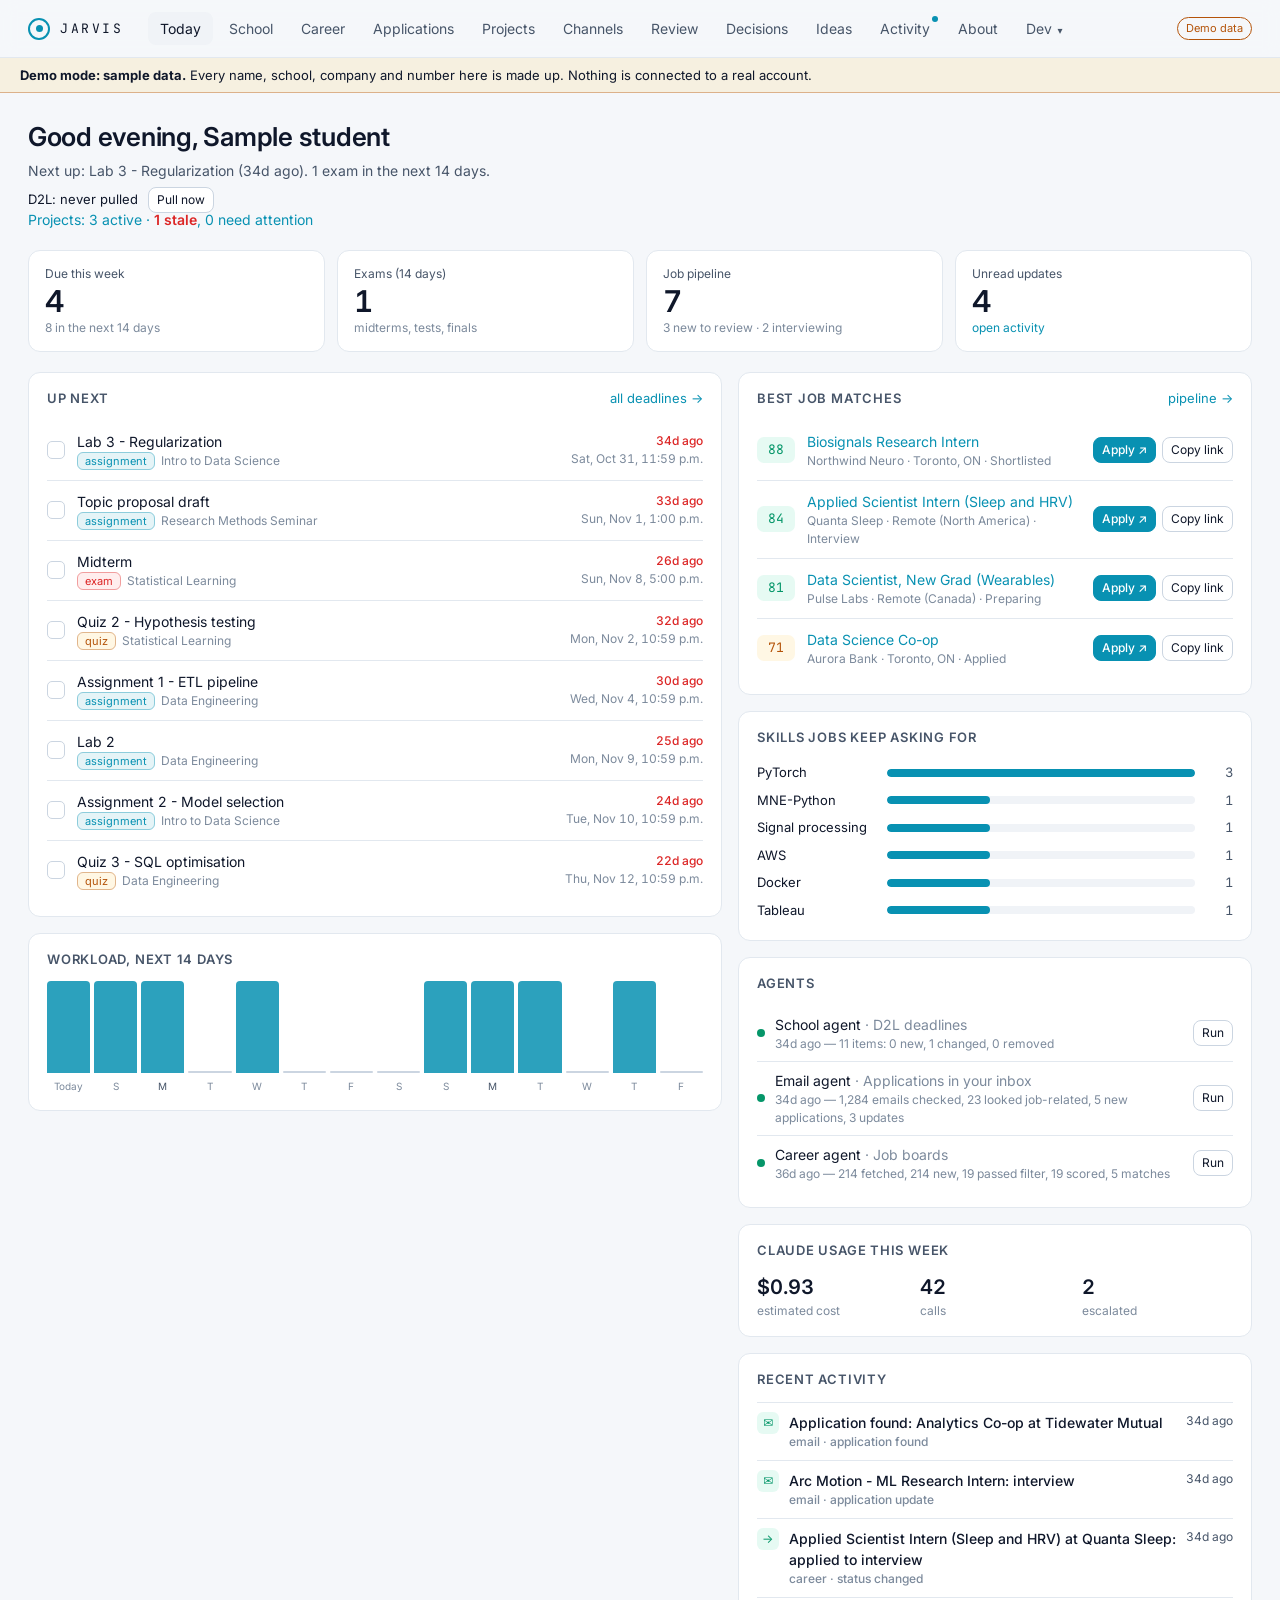
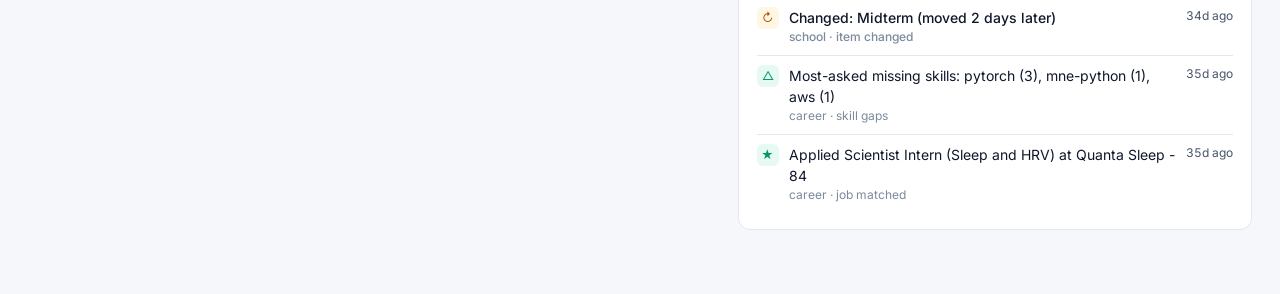
<file: index.html>
<!doctype html>
<html lang="en">
  <head>
    <meta charset="UTF-8" />
    <meta name="viewport" content="width=device-width, initial-scale=1.0, viewport-fit=cover" />
    <meta name="theme-color" content="#0b0f14" />
    <!-- "Add to Home Screen" on the iPhone: #training?app=1 opens the Training tab full screen (decision 054) -->
    <meta name="apple-mobile-web-app-capable" content="yes" />
    <meta name="mobile-web-app-capable" content="yes" />
    <meta name="apple-mobile-web-app-status-bar-style" content="black-translucent" />
    <meta name="apple-mobile-web-app-title" content="Jarvis" />
    <title>Jarvis</title>
    <link rel="icon" href="data:image/svg+xml,<svg xmlns='http://www.w3.org/2000/svg' viewBox='0 0 32 32'><circle cx='16' cy='16' r='11' fill='none' stroke='%2322d3ee' stroke-width='3'/><circle cx='16' cy='16' r='4' fill='%2322d3ee'/></svg>" />
    <link rel="preconnect" href="https://fonts.googleapis.com" />
    <link href="https://fonts.googleapis.com/css2?family=Inter:wght@400;500;600&family=JetBrains+Mono:wght@500&display=swap" rel="stylesheet" />
    <script type="module" crossorigin src="./assets/index-C7lTIBGe.js"></script>
    <link rel="stylesheet" crossorigin href="./assets/index-Dtv77wLU.css">
  </head>
  <body>
    <div id="root"></div>
  </body>
</html>
</file>
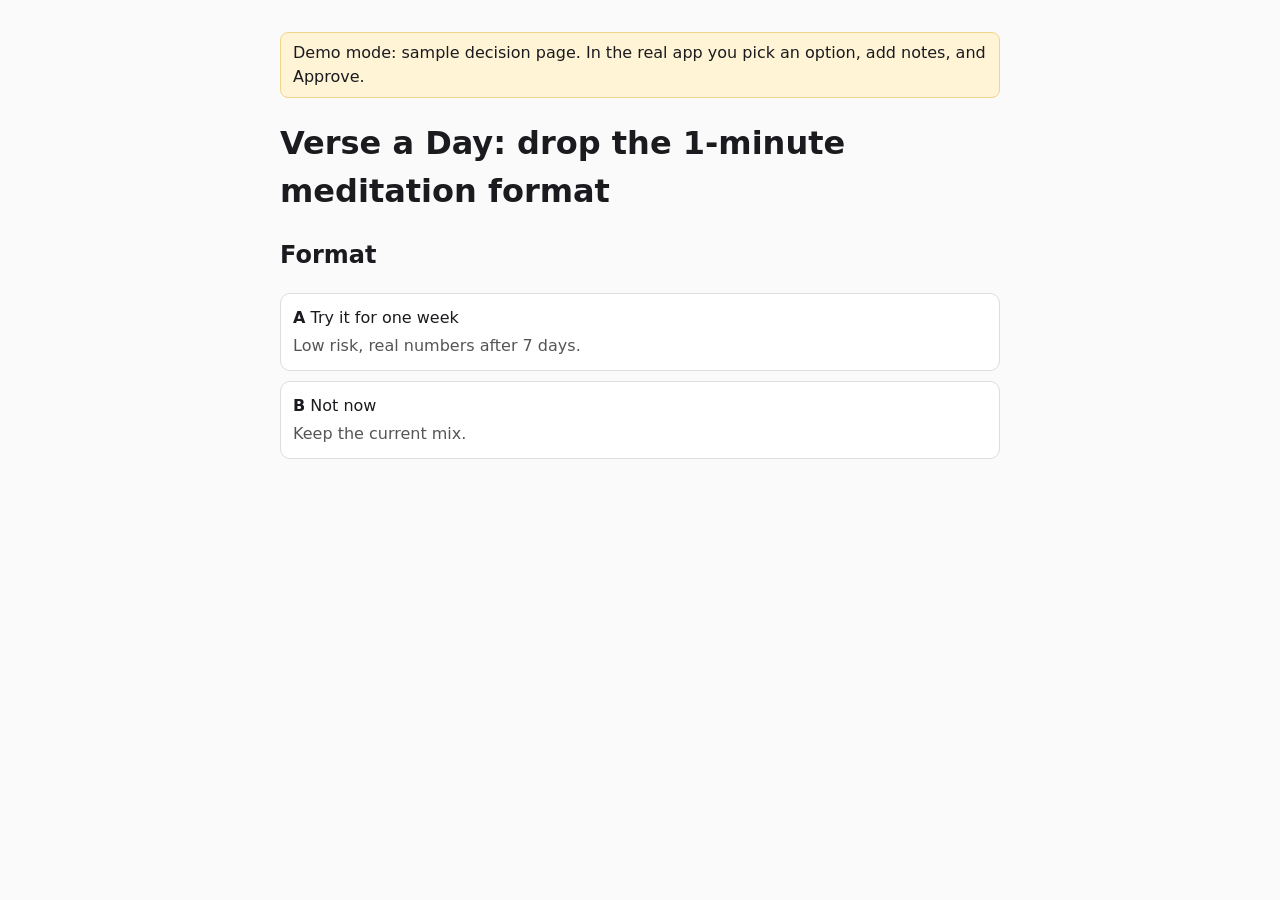
<file: decisions/sample-057.html>
<!doctype html><html lang="en"><head><meta charset="utf-8"><meta name="viewport" content="width=device-width,initial-scale=1"><title>Verse a Day: drop the 1-minute meditation format</title><style>body{font:16px/1.5 system-ui,sans-serif;max-width:720px;margin:32px auto;padding:0 16px;background:#fafafa;color:#1b1b1f}.banner{background:#fff4d6;border:1px solid #f0d58a;padding:8px 12px;border-radius:8px}.opt{background:#fff;border:1px solid #ddd;border-radius:10px;padding:12px;margin:10px 0}.opt p{margin:4px 0 0;color:#555}@media (prefers-color-scheme:dark){body{background:#141418;color:#eee}.opt{background:#1f1f25;border-color:#333}.opt p{color:#aaa}.banner{background:#3a3220;border-color:#6b5a2a}}</style></head><body><p class="banner">Demo mode: sample decision page. In the real app you pick an option, add notes, and Approve.</p><h1>Verse a Day: drop the 1-minute meditation format</h1><section><h2>Format</h2><div class="opt"><b>A</b> Try it for one week<p>Low risk, real numbers after 7 days.</p></div><div class="opt"><b>B</b> Not now<p>Keep the current mix.</p></div></section></body></html>
</file>
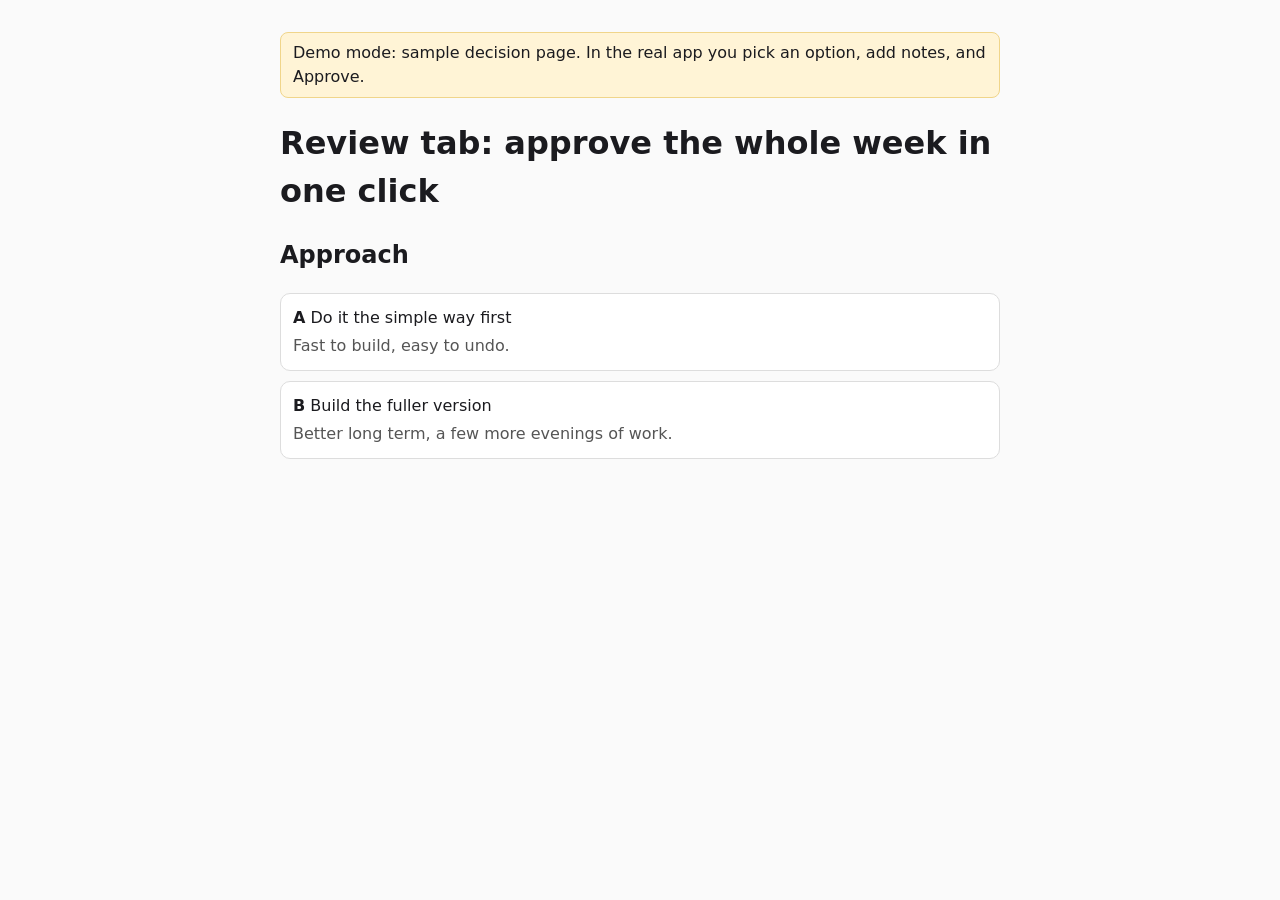
<file: decisions/sample-058.html>
<!doctype html><html lang="en"><head><meta charset="utf-8"><meta name="viewport" content="width=device-width,initial-scale=1"><title>Review tab: approve the whole week in one click</title><style>body{font:16px/1.5 system-ui,sans-serif;max-width:720px;margin:32px auto;padding:0 16px;background:#fafafa;color:#1b1b1f}.banner{background:#fff4d6;border:1px solid #f0d58a;padding:8px 12px;border-radius:8px}.opt{background:#fff;border:1px solid #ddd;border-radius:10px;padding:12px;margin:10px 0}.opt p{margin:4px 0 0;color:#555}@media (prefers-color-scheme:dark){body{background:#141418;color:#eee}.opt{background:#1f1f25;border-color:#333}.opt p{color:#aaa}.banner{background:#3a3220;border-color:#6b5a2a}}</style></head><body><p class="banner">Demo mode: sample decision page. In the real app you pick an option, add notes, and Approve.</p><h1>Review tab: approve the whole week in one click</h1><section><h2>Approach</h2><div class="opt"><b>A</b> Do it the simple way first<p>Fast to build, easy to undo.</p></div><div class="opt"><b>B</b> Build the fuller version<p>Better long term, a few more evenings of work.</p></div></section></body></html>
</file>
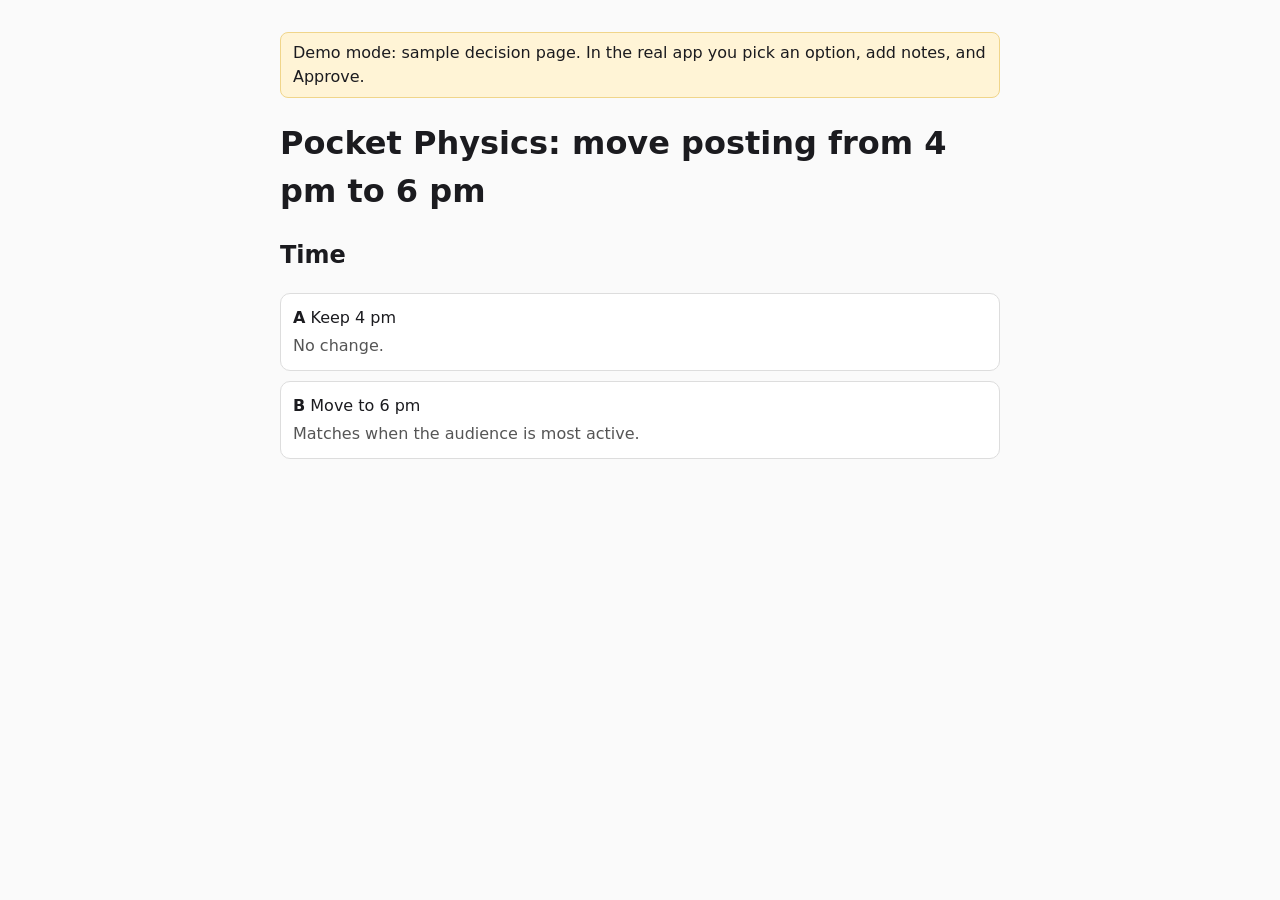
<file: decisions/sample-059.html>
<!doctype html><html lang="en"><head><meta charset="utf-8"><meta name="viewport" content="width=device-width,initial-scale=1"><title>Pocket Physics: move posting from 4 pm to 6 pm</title><style>body{font:16px/1.5 system-ui,sans-serif;max-width:720px;margin:32px auto;padding:0 16px;background:#fafafa;color:#1b1b1f}.banner{background:#fff4d6;border:1px solid #f0d58a;padding:8px 12px;border-radius:8px}.opt{background:#fff;border:1px solid #ddd;border-radius:10px;padding:12px;margin:10px 0}.opt p{margin:4px 0 0;color:#555}@media (prefers-color-scheme:dark){body{background:#141418;color:#eee}.opt{background:#1f1f25;border-color:#333}.opt p{color:#aaa}.banner{background:#3a3220;border-color:#6b5a2a}}</style></head><body><p class="banner">Demo mode: sample decision page. In the real app you pick an option, add notes, and Approve.</p><h1>Pocket Physics: move posting from 4 pm to 6 pm</h1><section><h2>Time</h2><div class="opt"><b>A</b> Keep 4 pm<p>No change.</p></div><div class="opt"><b>B</b> Move to 6 pm<p>Matches when the audience is most active.</p></div></section></body></html>
</file>
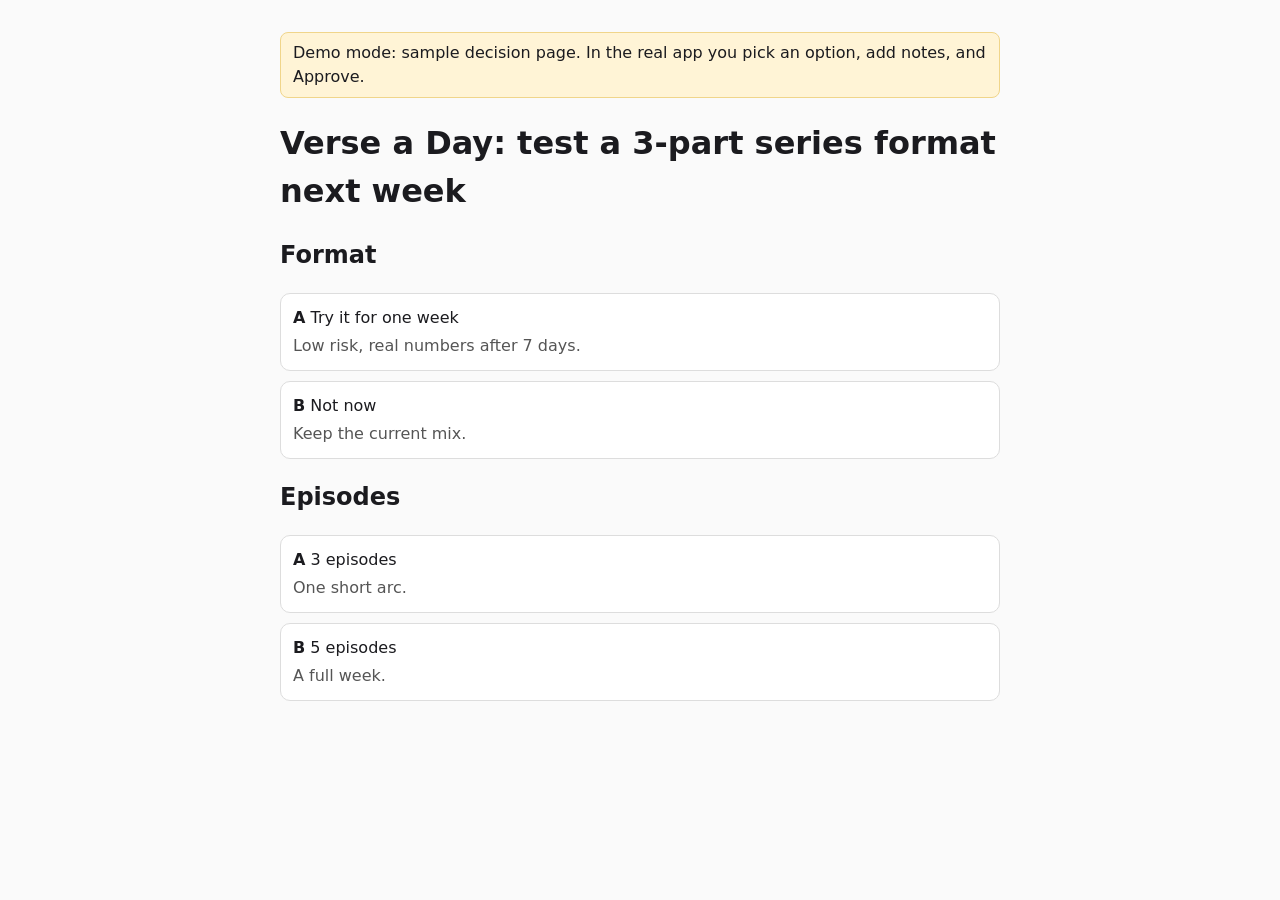
<file: decisions/sample-060.html>
<!doctype html><html lang="en"><head><meta charset="utf-8"><meta name="viewport" content="width=device-width,initial-scale=1"><title>Verse a Day: test a 3-part series format next week</title><style>body{font:16px/1.5 system-ui,sans-serif;max-width:720px;margin:32px auto;padding:0 16px;background:#fafafa;color:#1b1b1f}.banner{background:#fff4d6;border:1px solid #f0d58a;padding:8px 12px;border-radius:8px}.opt{background:#fff;border:1px solid #ddd;border-radius:10px;padding:12px;margin:10px 0}.opt p{margin:4px 0 0;color:#555}@media (prefers-color-scheme:dark){body{background:#141418;color:#eee}.opt{background:#1f1f25;border-color:#333}.opt p{color:#aaa}.banner{background:#3a3220;border-color:#6b5a2a}}</style></head><body><p class="banner">Demo mode: sample decision page. In the real app you pick an option, add notes, and Approve.</p><h1>Verse a Day: test a 3-part series format next week</h1><section><h2>Format</h2><div class="opt"><b>A</b> Try it for one week<p>Low risk, real numbers after 7 days.</p></div><div class="opt"><b>B</b> Not now<p>Keep the current mix.</p></div></section><section><h2>Episodes</h2><div class="opt"><b>A</b> 3 episodes<p>One short arc.</p></div><div class="opt"><b>B</b> 5 episodes<p>A full week.</p></div></section></body></html>
</file>
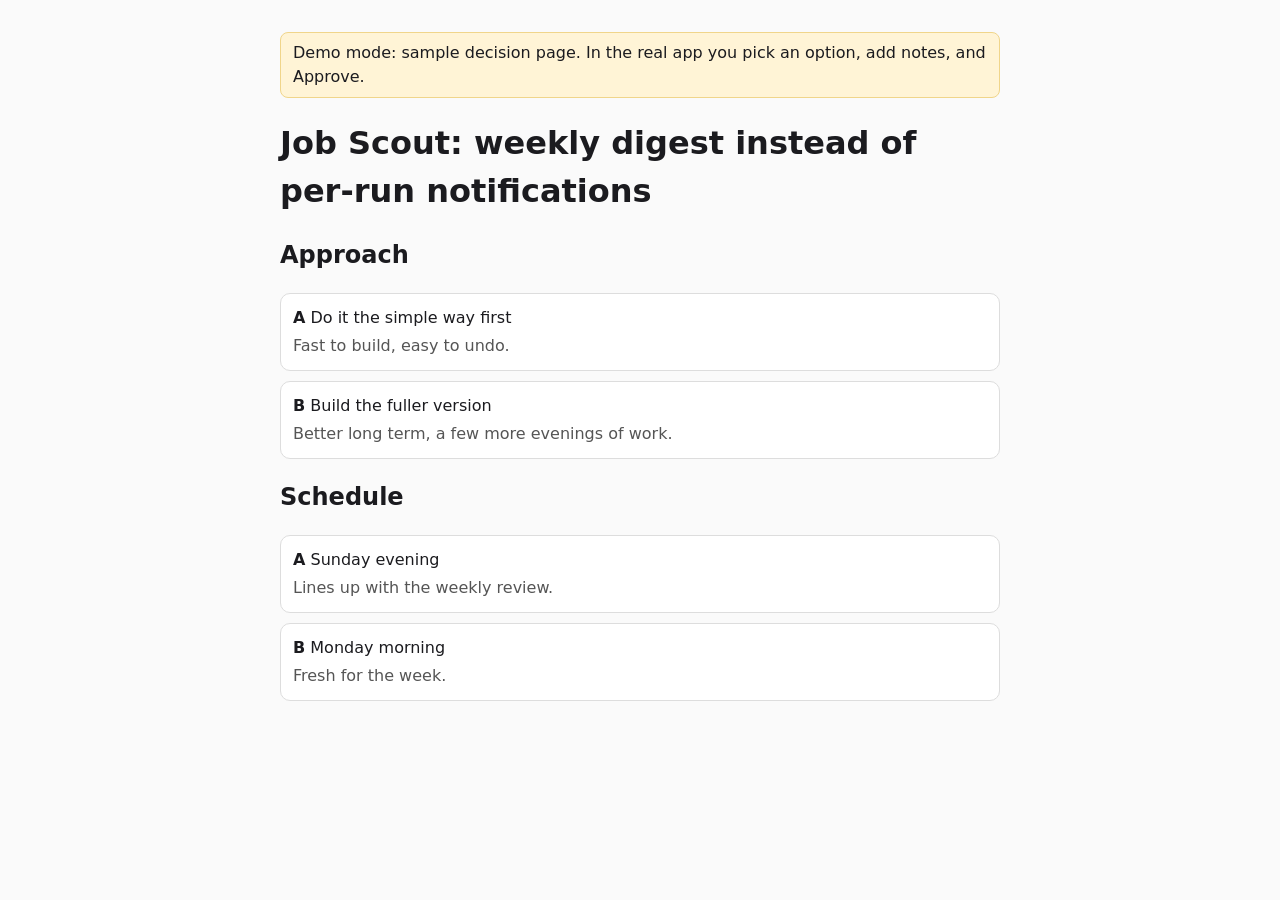
<file: decisions/sample-061.html>
<!doctype html><html lang="en"><head><meta charset="utf-8"><meta name="viewport" content="width=device-width,initial-scale=1"><title>Job Scout: weekly digest instead of per-run notifications</title><style>body{font:16px/1.5 system-ui,sans-serif;max-width:720px;margin:32px auto;padding:0 16px;background:#fafafa;color:#1b1b1f}.banner{background:#fff4d6;border:1px solid #f0d58a;padding:8px 12px;border-radius:8px}.opt{background:#fff;border:1px solid #ddd;border-radius:10px;padding:12px;margin:10px 0}.opt p{margin:4px 0 0;color:#555}@media (prefers-color-scheme:dark){body{background:#141418;color:#eee}.opt{background:#1f1f25;border-color:#333}.opt p{color:#aaa}.banner{background:#3a3220;border-color:#6b5a2a}}</style></head><body><p class="banner">Demo mode: sample decision page. In the real app you pick an option, add notes, and Approve.</p><h1>Job Scout: weekly digest instead of per-run notifications</h1><section><h2>Approach</h2><div class="opt"><b>A</b> Do it the simple way first<p>Fast to build, easy to undo.</p></div><div class="opt"><b>B</b> Build the fuller version<p>Better long term, a few more evenings of work.</p></div></section><section><h2>Schedule</h2><div class="opt"><b>A</b> Sunday evening<p>Lines up with the weekly review.</p></div><div class="opt"><b>B</b> Monday morning<p>Fresh for the week.</p></div></section></body></html>
</file>
<file: assets/index-Dtv77wLU.css>
@import"https://fonts.googleapis.com/css2?family=Fraunces:opsz,wght@9..144,500;9..144,650&family=JetBrains+Mono:wght@400;500&family=Source+Sans+3:wght@400;600;700&display=swap";.ds{--ds-bg: #f7f5f0;--ds-surface: #ffffff;--ds-surface-2: #f1ede5;--ds-fg: #22201c;--ds-muted: #6b655b;--ds-line: #e3ddd2;--ds-accent: #a3541c;--ds-accent-bg: #f6e6d8;--ds-accent-ink: #ffffff;--ds-good: #2f6b45;--ds-good-bg: #e6f2ea;--ds-bad: #9a3b32;--ds-bad-bg: #f8e9e6;--ds-warn: #8a6410;--ds-warn-bg: #f8efd6;--ds-code-bg: #f1ede5;--ds-display: "Fraunces", Georgia, serif;--ds-body: "Source Sans 3", system-ui, -apple-system, "Segoe UI", sans-serif;--ds-mono: "JetBrains Mono", ui-monospace, Consolas, monospace;--ds-radius: 8px;background:var(--ds-bg);color:var(--ds-fg);font-family:var(--ds-body);font-size:16px;line-height:1.5}@media (prefers-color-scheme: dark){:root:not([data-theme=light]) .ds{--ds-bg: #171512;--ds-surface: #211e1a;--ds-surface-2: #29251f;--ds-fg: #ece6dc;--ds-muted: #a39b8e;--ds-line: #38332c;--ds-accent: #e08a4c;--ds-accent-bg: #3a2818;--ds-accent-ink: #171512;--ds-good: #8fd3a5;--ds-good-bg: #1e3326;--ds-bad: #f0948a;--ds-bad-bg: #3a2220;--ds-warn: #e8c26a;--ds-warn-bg: #3a3018;--ds-code-bg: #12100e;color-scheme:dark}}:root[data-theme=dark] .ds{--ds-bg: #171512;--ds-surface: #211e1a;--ds-surface-2: #29251f;--ds-fg: #ece6dc;--ds-muted: #a39b8e;--ds-line: #38332c;--ds-accent: #e08a4c;--ds-accent-bg: #3a2818;--ds-accent-ink: #171512;--ds-good: #8fd3a5;--ds-good-bg: #1e3326;--ds-bad: #f0948a;--ds-bad-bg: #3a2220;--ds-warn: #e8c26a;--ds-warn-bg: #3a3018;--ds-code-bg: #12100e;color-scheme:dark}body.ds{margin:0}.ds *,.ds *:before,.ds *:after{box-sizing:border-box}.ds a{color:var(--ds-accent)}.ds h1{font-family:var(--ds-display);font-weight:650;font-size:2rem;line-height:1.15;margin:0;text-wrap:balance}.ds h2{font-family:var(--ds-display);font-weight:500;font-size:1.35rem;line-height:1.25;margin:28px 0 10px;text-wrap:balance}.ds h3{font-family:var(--ds-body);font-weight:700;font-size:1.05rem;margin:0}.ds code{font-family:var(--ds-mono);font-size:.85em}.ds-wrap{max-width:1100px;margin:0 auto;padding:32px max(16px,env(safe-area-inset-right,0px)) 64px max(16px,env(safe-area-inset-left,0px))}.ds-top{display:flex;justify-content:space-between;align-items:baseline;gap:12px;flex-wrap:wrap}.ds-crumb{color:var(--ds-muted);font-size:.9rem}.ds-lede{color:var(--ds-muted);max-width:70ch;margin:6px 0 14px}.ds-label{font-size:.72rem;letter-spacing:.08em;text-transform:uppercase;color:var(--ds-muted);font-weight:600}.ds-mono{font-family:var(--ds-mono)}.ds-num{font-family:var(--ds-mono);font-size:.9rem;color:var(--ds-accent);font-weight:500}.ds-meta{color:var(--ds-muted);font-size:.88rem}.ds-row{display:flex;gap:8px 14px;align-items:center;flex-wrap:wrap}.ds-scroll{overflow-x:auto}.ds .ds-rec,.ds .rec{background:var(--ds-surface);border:1px solid var(--ds-line);border-left:4px solid var(--ds-accent);border-radius:var(--ds-radius);padding:12px 16px;margin:12px 0}.ds .ds-rec b,.ds .rec b{color:var(--ds-accent)}.ds-pill{display:inline-block;font-size:.72rem;letter-spacing:.06em;text-transform:uppercase;font-weight:600;padding:2px 9px;border-radius:999px;white-space:nowrap;color:var(--ds-muted);background:var(--ds-surface-2)}.ds-pill.open{color:var(--ds-warn);background:var(--ds-warn-bg)}.ds-pill.picked,.ds-pill.approved,.ds-pill.ok{color:var(--ds-good);background:var(--ds-good-bg)}.ds-pill.accent{color:var(--ds-accent);background:var(--ds-accent-bg)}.ds-pill.warn{color:var(--ds-warn);background:var(--ds-warn-bg)}.ds-pill.bad{color:var(--ds-bad);background:var(--ds-bad-bg)}.ds .picked{border-radius:var(--ds-radius);padding:10px 16px;margin:12px 0;background:var(--ds-good-bg);border:1px solid color-mix(in srgb,var(--ds-good) 40%,transparent)}.ds .picked b{color:var(--ds-good)}.ds .picked.pending{background:transparent;border:1px dashed var(--ds-line);color:var(--ds-muted)}.ds .picked span,.ds .picked i{color:var(--ds-muted);font-size:.9rem}.ds .ds-grid,.ds .grid{display:grid;grid-template-columns:repeat(auto-fit,minmax(min(100%,280px),1fr));gap:14px}.ds .card,.ds .ds-card{background:var(--ds-surface);border:1px solid var(--ds-line);border-radius:var(--ds-radius);padding:16px;display:flex;flex-direction:column;gap:10px;min-width:0}.ds .card.recommended,.ds .ds-card.recommended{border-color:var(--ds-accent);box-shadow:0 0 0 1px var(--ds-accent)}.ds .ds-what{color:var(--ds-muted)}.ds ul,.ds ol{margin:0;padding-left:20px}.ds li{margin:3px 0}.ds .pros li::marker{color:var(--ds-good)}.ds .cons li::marker{color:var(--ds-bad)}.ds .pros:before,.ds .cons:before{display:block;margin-left:-20px;font-size:.72rem;letter-spacing:.08em;text-transform:uppercase;font-weight:600}.ds .pros:before{content:"Pros";color:var(--ds-good)}.ds .cons:before{content:"Cons";color:var(--ds-bad)}.ds .cost,.ds .ds-cost{font-size:.9rem;color:var(--ds-muted);border-top:1px solid var(--ds-line);padding-top:8px;margin-top:auto}.ds .ok{color:var(--ds-good)}.ds .warn{color:var(--ds-warn)}.ds .ds-evidence{background:var(--ds-surface-2);border-radius:var(--ds-radius);padding:12px 14px;font-size:.9rem;color:var(--ds-muted);display:flex;flex-direction:column;gap:6px}.ds .ds-evidence strong{color:var(--ds-fg)}.ds table{width:100%;border-collapse:collapse;font-size:.92rem}.ds th,.ds td{text-align:left;vertical-align:top;padding:9px 12px;border-bottom:1px solid var(--ds-line)}.ds th{font-size:.72rem;letter-spacing:.08em;text-transform:uppercase;color:var(--ds-muted);font-weight:600}.ds pre{background:var(--ds-code-bg);border:1px solid var(--ds-line);border-radius:var(--ds-radius);padding:10px 12px;overflow-x:auto;font:13px/1.45 var(--ds-mono);margin:0;white-space:pre-wrap}.ds-tags{display:flex;flex-wrap:wrap;gap:4px 6px}.ds-tag{font-family:var(--ds-mono);font-size:.8rem;padding:1px 6px;border-radius:3px;white-space:nowrap;background:var(--ds-surface-2);color:var(--ds-fg)}.ds-tag.new{background:var(--ds-good-bg);color:var(--ds-good)}.ds-tag.old{background:var(--ds-bad-bg);color:var(--ds-bad)}.ds-tag.kept{background:transparent;color:var(--ds-muted);border:1px solid var(--ds-line)}.ds-warnings{margin:0;padding:8px 12px 8px 28px;font-size:.9rem;color:var(--ds-warn);background:var(--ds-warn-bg);border-radius:var(--ds-radius)}.ds .ds-error{border-radius:var(--ds-radius);padding:10px 16px;margin:12px 0;color:var(--bad);background:var(--bad-soft);border:1px solid var(--bad);white-space:pre-wrap}.ds .warn:is(div){border-radius:var(--ds-radius);padding:10px 16px;margin:12px 0;color:var(--ds-warn);background:var(--ds-warn-bg)}.ds .ds-media{width:100%;border-radius:var(--ds-radius);background:#000;display:block}.ds video.ds-media{aspect-ratio:9 / 16;max-height:520px;object-fit:contain}.ds .ds-btn{font:600 .95rem var(--ds-body);padding:7px 16px;border-radius:var(--ds-radius);cursor:pointer;border:1px solid var(--ds-line);background:var(--ds-surface);color:var(--ds-fg)}.ds .ds-btn:hover{border-color:var(--ds-accent)}.ds .ds-btn.primary{background:var(--ds-accent);border-color:var(--ds-accent);color:var(--ds-accent-ink)}.ds .ds-btn:disabled{opacity:.5;cursor:default}.ds .ds-btn.ds-test{margin-left:auto;border-style:dashed;font-weight:500;font-size:.85rem;color:var(--ds-muted, inherit)}.ds .ds-actions{display:flex;gap:8px;flex-wrap:wrap;align-items:center}.ds textarea{width:100%;min-height:64px;padding:8px 10px;border-radius:var(--ds-radius);border:1px solid var(--ds-line);background:var(--ds-surface);color:var(--ds-fg);font:inherit;font-size:.95rem}.ds .ds-decision{display:grid;grid-template-columns:minmax(0,320px) minmax(0,1fr);gap:18px}.ds .ds-decision>.ds-side{display:flex;flex-direction:column;gap:12px;min-width:0}.ds .ds-day{margin:26px 0 10px;display:flex;gap:10px;align-items:baseline}.ds .ds-day h2{margin:0}.ds .ds-done{opacity:.7}.ds .ds-stats{display:grid;grid-template-columns:repeat(auto-fit,minmax(min(100%,150px),1fr));gap:12px;margin:14px 0}.ds .ds-stat{background:var(--ds-surface);border:1px solid var(--ds-line);border-radius:var(--ds-radius);padding:12px 14px;min-width:0}.ds .ds-stat .ds-value{font-family:var(--ds-display);font-size:1.7rem;font-weight:650;line-height:1.1;margin:2px 0;font-variant-numeric:tabular-nums;overflow-wrap:anywhere}.ds .ds-up{color:var(--ds-good)}.ds .ds-down{color:var(--ds-bad)}.ds .ds-flat{color:var(--ds-muted)}.ds .ds-week{display:flex;flex-direction:column;gap:8px;margin:14px 0}.ds .ds-week-row{display:grid;grid-template-columns:130px repeat(7,minmax(0,1fr));gap:6px;align-items:stretch}.ds .ds-week-day{border-radius:6px;padding:5px 7px;font-size:.8rem;display:flex;flex-direction:column;min-width:0;border:1px solid var(--ds-line);background:var(--ds-surface)}.ds .ds-week-day small{color:var(--ds-muted);white-space:nowrap;overflow:hidden;text-overflow:ellipsis;font-size:.72rem}.ds .ds-week-day.scheduled{background:var(--ds-good-bg);border-color:transparent}.ds .ds-week-day.scheduled b{color:var(--ds-good)}.ds .ds-week-day.waiting{background:var(--ds-accent-bg);border-color:transparent}.ds .ds-week-day.empty{background:var(--ds-warn-bg);border:1px dashed var(--ds-warn)}.ds .ds-week-day.empty b{color:var(--ds-warn)}@media (max-width: 720px){.ds .ds-week-row{grid-template-columns:repeat(7,minmax(0,1fr));gap:3px}.ds .ds-week-row>.ds-label{grid-column:1 / -1}.ds .ds-week-day{padding:4px 3px;font-size:.7rem}.ds .ds-week-day small{display:none}}.ds.ds-embedded{border-radius:12px;padding:20px clamp(14px,3vw,28px) 28px}.ds.ds-modal{width:min(640px,100%);max-height:calc(100vh - 32px);overflow:auto}.ds .ds-modal ul{font-size:.95rem}@media (max-width: 720px){.ds h1{font-size:1.6rem}.ds.ds-embedded{border-radius:0;margin:0 -12px}.ds .ds-decision{grid-template-columns:minmax(0,1fr)}.ds video.ds-media{max-height:70vh}}.ds .ch-cols{display:grid;grid-template-columns:repeat(2,minmax(0,1fr));gap:16px;margin-top:16px;align-items:start}.ds .ch-col{display:flex;flex-direction:column;gap:12px;min-width:0}.ds .ch-handles{gap:4px 12px;flex-wrap:wrap}.ds .ds-scroll table.ch-platforms{table-layout:fixed;min-width:0}.ds .ch-platforms td,.ds .ch-platforms th{text-align:right;padding:6px 8px;white-space:nowrap;overflow:hidden;text-overflow:ellipsis}.ds .ch-platforms td:first-child,.ds .ch-platforms th:first-child{text-align:left}.ds .ch-videos summary{cursor:pointer;font-weight:600;margin:4px 0}@media (max-width: 900px){.ds .ch-cols{grid-template-columns:1fr}}:root{--bg: #0b0f14;--panel: #111821;--panel-2: #16202b;--line: #1f2b38;--line-strong: #2c3b4c;--ink: #e6edf3;--ink-2: #9fb0c2;--ink-3: #6b7d90;--accent: #22d3ee;--accent-ink: #0b0f14;--accent-soft: rgba(34, 211, 238, .12);--good: #34d399;--warn: #fbbf24;--bad: #f87171;--idea: #60a5fa;--proj-active: var(--good);--proj-paused: var(--warn);--proj-stale: var(--bad);--proj-idea: var(--idea);--proj-done: var(--ink-3);--hm0: var(--line);--hm1: color-mix(in srgb, var(--accent) 28%, var(--panel-2));--hm2: color-mix(in srgb, var(--accent) 50%, var(--panel-2));--hm3: color-mix(in srgb, var(--accent) 75%, var(--panel-2));--hm4: var(--accent);--good-soft: rgba(52, 211, 153, .12);--warn-soft: rgba(251, 191, 36, .12);--bad-soft: rgba(248, 113, 113, .12);--radius: 12px;--mono: "JetBrains Mono", ui-monospace, monospace;--series-openai: #3987e5;--series-xai: #d95926;--series-claude: #199e70;color-scheme:dark}@media (prefers-color-scheme: light){:root{--bg: #f5f7fa;--panel: #ffffff;--panel-2: #f0f3f7;--line: #e2e8ef;--line-strong: #cbd5e1;--ink: #0f172a;--ink-2: #475569;--ink-3: #7c8a9c;--accent: #0891b2;--accent-ink: #ffffff;--accent-soft: rgba(8, 145, 178, .1);--good: #059669;--warn: #b45309;--bad: #dc2626;--idea: #2563eb;--series-openai: #2a78d6;--series-xai: #eb6834;--series-claude: #1baf7a;color-scheme:light}}*{box-sizing:border-box}html,body{margin:0;background:var(--bg);color:var(--ink)}body{font:14px/1.5 Inter,system-ui,-apple-system,Segoe UI,sans-serif;-webkit-font-smoothing:antialiased}a{color:var(--accent);text-decoration:none}a:hover{text-decoration:underline}button{font:inherit;cursor:pointer}.topbar{position:sticky;top:0;z-index:10;display:flex;align-items:center;gap:24px;padding:12px 28px;background:color-mix(in srgb,var(--bg) 88%,transparent);-webkit-backdrop-filter:blur(8px);backdrop-filter:blur(8px);border-bottom:1px solid var(--line)}.brand{display:flex;align-items:center;gap:10px;font-family:var(--mono);letter-spacing:.2em;font-size:13px}.brand-core{width:22px;height:22px;border-radius:50%;border:2px solid var(--accent);display:grid;place-items:center}.brand-core:after{content:"";width:7px;height:7px;border-radius:50%;background:var(--accent)}.brand-core.busy{animation:pulse 1.1s ease-in-out infinite}@keyframes pulse{50%{box-shadow:0 0 0 6px var(--accent-soft)}}@media (prefers-reduced-motion: reduce){.brand-core.busy{animation:none}}.nav{display:flex;gap:4px}.nav button{background:none;border:0;color:var(--ink-2);padding:6px 12px;border-radius:8px;position:relative}.nav button:hover,.nav button.active{color:var(--ink);background:var(--panel-2)}.nav .dot{position:absolute;top:4px;right:4px;width:6px;height:6px;border-radius:50%;background:var(--accent)}.nav-menu{position:relative}.nav-menu .caret{font-size:10px;margin-left:2px}.nav-pop{position:absolute;top:calc(100% + 6px);right:0;z-index:20;min-width:190px;display:flex;flex-direction:column;gap:2px;padding:6px;background:var(--panel);border:1px solid var(--line);border-radius:10px;box-shadow:0 8px 24px color-mix(in srgb,var(--ink) 14%,transparent)}.nav .nav-pop button{text-align:left;white-space:nowrap}.nav-pop hr{border:0;border-top:1px solid var(--line);margin:4px 2px}.nav .nav-pop button.run{color:var(--accent);font-weight:600}.nav .nav-pop button.run:disabled{color:var(--ink-3);cursor:default}.spacer{flex:1}.pill{font-size:11px;padding:2px 8px;border-radius:999px;border:1px solid var(--line-strong);color:var(--ink-2)}.pill.demo{border-color:var(--warn);color:var(--warn)}.btn{border:1px solid var(--line-strong);background:var(--panel);color:var(--ink);padding:6px 12px;border-radius:8px;display:inline-flex;align-items:center;gap:6px}.btn:hover{border-color:var(--accent)}.btn.primary{background:var(--accent);color:var(--accent-ink);border-color:var(--accent);font-weight:500}.btn:disabled{opacity:.5;cursor:progress}.btn.sm{padding:3px 8px;font-size:12px}main{max-width:1280px;margin:0 auto;padding:24px 28px 64px}.hello h1{font-size:26px;font-weight:600;margin:0;letter-spacing:-.01em}.hello p{margin:4px 0 0;color:var(--ink-2)}.stats{display:grid;grid-template-columns:repeat(4,1fr);gap:12px;margin:20px 0}.grid{display:grid;grid-template-columns:minmax(0,1.35fr) minmax(0,1fr);gap:16px;align-items:start}.col{display:flex;flex-direction:column;gap:16px}.card{background:var(--panel);border:1px solid var(--line);border-radius:var(--radius);padding:16px 18px}.card h2{font-size:13px;font-weight:600;margin:0 0 12px;color:var(--ink-2);text-transform:uppercase;letter-spacing:.06em;display:flex;align-items:center;gap:8px}.card h2 .right{margin-left:auto;text-transform:none;letter-spacing:0;font-weight:400}.stat{padding:14px 16px}.stat .label{color:var(--ink-2);font-size:12px}.stat .value{font-size:30px;font-weight:600;letter-spacing:-.02em;line-height:1.2;font-variant-numeric:tabular-nums}.stat .sub{color:var(--ink-3);font-size:12px}.usage{display:grid;grid-template-columns:repeat(3,1fr);gap:12px}.usage .value{font-size:20px;font-weight:600;font-variant-numeric:tabular-nums}.usage .label,.usage+.sub{color:var(--ink-3);font-size:12px}.usage+.sub{margin-top:8px}.list{display:flex;flex-direction:column}.row{display:flex;align-items:center;gap:12px;padding:10px 0;border-top:1px solid var(--line)}.row:first-child{border-top:0}.row .main{flex:1;min-width:0}.row .title{white-space:nowrap;overflow:hidden;text-overflow:ellipsis}.row .meta{color:var(--ink-3);font-size:12px}.row.done .title{text-decoration:line-through;color:var(--ink-3)}.when{text-align:right;font-size:12px;color:var(--ink-2);white-space:nowrap;font-variant-numeric:tabular-nums}.when.today,.when.overdue{color:var(--bad);font-weight:500}.when.soon{color:var(--warn)}.badge{font-size:11px;padding:1px 7px;border-radius:6px;background:var(--panel-2);color:var(--ink-2);border:1px solid var(--line);white-space:nowrap}.badge.k-exam{color:var(--bad);border-color:color-mix(in srgb,var(--bad) 40%,transparent);background:var(--bad-soft)}.badge.k-quiz{color:var(--warn);border-color:color-mix(in srgb,var(--warn) 40%,transparent);background:var(--warn-soft)}.badge.k-released{color:var(--ink-2);border-style:dashed}.badge.k-assignment{color:var(--accent);border-color:color-mix(in srgb,var(--accent) 40%,transparent);background:var(--accent-soft)}.check{width:18px;height:18px;border-radius:5px;border:1.5px solid var(--line-strong);background:none;display:grid;place-items:center;padding:0;color:var(--accent-ink);flex:none}.check.on{background:var(--accent);border-color:var(--accent)}.check.on:after{content:"✓";font-size:12px;line-height:1}.score{font-family:var(--mono);font-size:13px;width:38px;height:26px;border-radius:7px;display:grid;place-items:center;flex:none}.score.hi{background:var(--good-soft);color:var(--good)}.score.mid{background:var(--warn-soft);color:var(--warn)}.score.lo{background:var(--panel-2);color:var(--ink-3)}.empty{color:var(--ink-3);padding:12px 0;font-size:13px}.load{display:grid;grid-template-columns:repeat(14,1fr);gap:4px;align-items:end;height:92px}.load .bar-wrap{position:relative;height:100%;display:flex;flex-direction:column;justify-content:flex-end;align-items:stretch}.load .bar{background:var(--accent);border-radius:4px 4px 0 0;min-height:0;opacity:.85}.load .bar-wrap:hover .bar{opacity:1}.load .zero{height:2px;background:var(--line-strong);border-radius:2px}.load-axis{display:grid;grid-template-columns:repeat(14,1fr);gap:4px;margin-top:6px;font-size:10px;color:var(--ink-3);text-align:center}.load-axis .wk{color:var(--ink-2)}.tip{position:absolute;bottom:calc(100% + 6px);left:50%;transform:translate(-50%);background:var(--ink);color:var(--bg);font-size:11px;padding:3px 7px;border-radius:6px;white-space:nowrap;pointer-events:none;opacity:0;transition:opacity .1s;z-index:5}.bar-wrap:hover .tip,.hbar:hover .tip{opacity:1}.hbar{position:relative;display:grid;grid-template-columns:120px 1fr minmax(28px,auto);align-items:center;gap:10px;padding:4px 0;font-size:13px}.hbar .name{color:var(--ink);overflow:hidden;text-overflow:ellipsis;white-space:nowrap}.hbar .track{height:8px;background:var(--panel-2);border-radius:4px;overflow:hidden}.hbar .fill{height:100%;background:var(--accent);border-radius:4px}.hbar .n{color:var(--ink-2);text-align:right;font-variant-numeric:tabular-nums}.agent{display:flex;align-items:center;gap:10px;padding:8px 0;border-top:1px solid var(--line)}.agent:first-of-type{border-top:0}.status-dot{width:8px;height:8px;border-radius:50%;flex:none}.status-dot.ok{background:var(--good)}.status-dot.fail{background:var(--bad)}.status-dot.never{background:var(--ink-3)}.setup li{margin:6px 0;color:var(--ink-2)}.setup li.ok{color:var(--ink-3);text-decoration:line-through}.setup code,code{font-family:var(--mono);font-size:12px;background:var(--panel-2);padding:1px 5px;border-radius:5px}.event{display:grid;grid-template-columns:22px 1fr auto;gap:10px;align-items:start;padding:9px 0;border-top:1px solid var(--line)}.event:first-child{border-top:0}.event .ico{width:22px;height:22px;border-radius:6px;display:grid;place-items:center;font-size:12px;background:var(--panel-2);color:var(--ink-2)}.event .ico.school{color:var(--accent);background:var(--accent-soft)}.event .ico.career{color:var(--good);background:var(--good-soft)}.event .ico.warn{color:var(--warn);background:var(--warn-soft)}.event.unread .text{font-weight:500}.event .text{min-width:0}.event .sub{color:var(--ink-3);font-size:12px}.toolbar{display:flex;align-items:center;gap:8px;margin-bottom:16px;flex-wrap:wrap}.chip{border:1px solid var(--line-strong);background:none;color:var(--ink-2);border-radius:999px;padding:3px 10px;font-size:12px}.chip.on{background:var(--accent-soft);color:var(--accent);border-color:var(--accent)}.week{margin-bottom:18px}.code{font-size:11px;font-weight:600;font-variant-numeric:tabular-nums;color:var(--ink-2);background:var(--panel-2);border:1px solid var(--line);border-radius:5px;padding:0 5px;margin-right:6px;vertical-align:1px}.course h3{font-size:15px;font-weight:600;margin:0;color:var(--ink)}.course .subtitle{color:var(--ink-3);font-size:12px;margin:0 0 8px}.course,.campus,.settings{margin-bottom:16px}.course-head{display:flex;align-items:flex-start;justify-content:space-between;gap:12px}.course-stats{text-align:right;font-size:12px;color:var(--ink-2);font-variant-numeric:tabular-nums;white-space:nowrap}.course-stats b{color:var(--ink);font-size:14px}.course h4{font-size:11px;font-weight:600;text-transform:uppercase;letter-spacing:.06em;color:var(--ink-3);margin:14px 0 2px}.muted{color:var(--ink-3)}.syllabus{font-size:12px;margin:8px 0 4px;display:flex;flex-direction:column;gap:6px}.syllabus .components{display:flex;flex-wrap:wrap;gap:6px}.comp{border:1px solid var(--line);border-radius:6px;padding:1px 7px;color:var(--ink-2);font-variant-numeric:tabular-nums}.comp.ok{color:var(--good);border-color:color-mix(in srgb,var(--good) 35%,transparent)}.comp.warn{color:var(--warn);border-color:color-mix(in srgb,var(--warn) 40%,transparent);background:var(--warn-soft)}.syllabus.missing{flex-direction:row;flex-wrap:wrap;align-items:center;justify-content:space-between;gap:8px;padding:8px 10px;border:1px dashed var(--line-strong);border-radius:8px;color:var(--ink-2)}.syllabus .actions{display:flex;flex-wrap:wrap;gap:6px;align-items:center}.syllabus .actions.pick{flex:1 1 100%}.syllabus .actions input{flex:1;min-width:0;padding:4px 8px;border:1px solid var(--line-strong);border-radius:6px;background:var(--panel);color:var(--ink);font:inherit}.collapse{background:none;border:0;padding:0;color:var(--ink-2);font-size:13px;font-weight:600;text-transform:uppercase;letter-spacing:.06em;cursor:pointer;display:flex;gap:8px;align-items:center;width:100%;text-align:left}.collapse .count{text-transform:none;letter-spacing:0;font-weight:400;color:var(--ink-3);margin-left:auto}.campus .list{margin-top:10px}.setting-row{display:flex;align-items:center;gap:12px;padding:6px 0;border-top:1px solid var(--line);font-size:13px}.setting-row:first-of-type{border-top:0}.setting-row .name{flex:1;min-width:0;overflow:hidden;text-overflow:ellipsis;white-space:nowrap}.setting-row select{background:var(--panel);color:var(--ink);border:1px solid var(--line-strong);border-radius:6px;padding:2px 4px;font:inherit}.course .progress{color:var(--ink-2);font-size:12px;margin:-4px 0 8px;font-variant-numeric:tabular-nums}.weight{font-size:11px;font-weight:600;color:var(--ink-2);font-variant-numeric:tabular-nums;margin-left:4px}.graded{font-size:11px;color:var(--good);font-weight:600;margin-left:6px;font-variant-numeric:tabular-nums}button.link{background:none;border:0;padding:0;margin-left:8px;color:var(--accent);font-size:12px;cursor:pointer}.grade-editor{display:flex;flex-wrap:wrap;align-items:center;gap:8px 12px;margin-top:8px;font-size:12px;color:var(--ink-2)}.grade-editor input[inputmode]{width:56px;padding:2px 6px;border:1px solid var(--line-strong);border-radius:6px;background:var(--panel);color:var(--ink);font:inherit}.row.editing .title{white-space:normal}.week h3{font-size:12px;font-weight:600;color:var(--ink-3);text-transform:uppercase;letter-spacing:.06em;margin:0 0 6px}.board{display:grid;grid-auto-flow:column;grid-auto-columns:minmax(200px,1fr);gap:10px;overflow-x:auto;padding-bottom:8px}main.wide{max-width:1480px}.lane{background:var(--panel);border:1px solid var(--line);border-radius:var(--radius);padding:10px;min-height:240px;display:flex;flex-direction:column;gap:8px}.lane.over{border-color:var(--accent);background:var(--accent-soft)}.lane h3{margin:2px 4px 4px;font-size:12px;text-transform:uppercase;letter-spacing:.06em;color:var(--ink-2);display:flex;justify-content:space-between}.jcard{background:var(--panel-2);border:1px solid var(--line);border-radius:10px;padding:10px 12px;cursor:grab}.jcard:hover{border-color:var(--line-strong)}.jcard.dragging{opacity:.4}.jcard .top{display:flex;gap:10px;align-items:flex-start}.jcard .t{font-weight:500;line-height:1.3}.jcard .c{color:var(--ink-2);font-size:12px}.jcard .why{color:var(--ink-2);font-size:12px;margin:8px 0 6px}.skills{display:flex;flex-wrap:wrap;gap:4px}.skill{font-size:11px;padding:1px 6px;border-radius:5px}.skill.have{background:var(--good-soft);color:var(--good)}.skill.miss{background:var(--bad-soft);color:var(--bad)}.jcard select{margin-top:8px;width:100%;background:var(--panel);color:var(--ink);border:1px solid var(--line);border-radius:6px;padding:3px 6px;font:inherit;font-size:12px}.fit{font-size:11px;color:var(--ink-3)}.scout-grid{display:grid;grid-template-columns:repeat(auto-fill,minmax(280px,1fr));gap:12px}.scard{background:var(--panel-2);border:1px solid var(--line);border-radius:10px;padding:12px 14px;display:flex;flex-direction:column;gap:8px}.scard .top{display:flex;gap:10px;align-items:flex-start}.scard .t{font-weight:500;line-height:1.3}.scard .c,.scard .why{color:var(--ink-2);font-size:12px}.s-facts{display:flex;flex-direction:column;gap:2px;font-size:12px;color:var(--ink-3)}.s-proscons{display:flex;flex-wrap:wrap;gap:4px}.effort{font-size:11px;padding:1px 6px;border-radius:5px;background:var(--panel);border:1px solid var(--line);width:fit-content}.s-actions{display:flex;gap:6px;flex-wrap:wrap;margin-top:2px}.applied-note{font-size:12px;color:var(--warn);background:var(--warn-soft);border-radius:6px;padding:4px 8px;margin:2px 0}.jcard-actions{display:flex;gap:6px;flex-wrap:wrap;margin-top:4px}.link-actions{display:flex;gap:6px;flex-shrink:0}.row .link-actions{margin-left:auto}.jcard .link-actions,.scard .link-actions{margin-top:8px;width:100%}.toast{position:fixed;bottom:20px;right:20px;background:var(--panel);border:1px solid var(--line-strong);border-left:3px solid var(--accent);padding:10px 14px;border-radius:10px;max-width:380px;font-size:13px;box-shadow:0 10px 30px #00000059;z-index:50}.toast.err{border-left-color:var(--bad)}@media (max-width: 1000px){.grid{grid-template-columns:minmax(0,1fr)}.stats{grid-template-columns:repeat(2,1fr)}}@media (max-width: 640px){.topbar{padding:10px 16px;gap:12px;flex-wrap:wrap}.nav{order:3;width:100%;flex-wrap:wrap;row-gap:4px}.nav button{padding:6px 9px;font-size:13px}.nav-pop{left:0;right:auto}main{padding:16px}.course-head{flex-direction:column;gap:4px}.course-stats{text-align:left;display:flex;gap:12px;flex-wrap:wrap}.row .title{white-space:normal;overflow-wrap:anywhere}.when{font-size:11px}.hbar{grid-template-columns:90px 1fr minmax(24px,auto)}.row{flex-wrap:wrap}.row .link-actions{margin-left:0;width:100%}.dev-chat{height:56vh}.dev-chat-msg{max-width:88%}.dev-chat-input{flex-direction:column;align-items:stretch}}.badge.st-applied{color:var(--ink-2)}.badge.st-interview,.badge.st-offer{color:var(--good);background:var(--good-soft);border-color:color-mix(in srgb,var(--good) 40%,transparent)}.badge.st-rejected{color:var(--bad);background:var(--bad-soft);border-color:color-mix(in srgb,var(--bad) 40%,transparent)}.badge.st-assessment,.badge.st-pending{color:var(--warn);background:var(--warn-soft);border-color:color-mix(in srgb,var(--warn) 40%,transparent)}.badge.st-in_progress{color:var(--accent);background:var(--accent-soft);border-color:color-mix(in srgb,var(--accent) 40%,transparent)}.badge.st-done{color:var(--good);background:var(--good-soft);border-color:color-mix(in srgb,var(--good) 40%,transparent)}.badge.st-declined{color:var(--ink-3);border-style:dashed}.dev-chat-notice{border-color:var(--warn);margin-bottom:16px}.dev-chat-notice h2{color:var(--warn);text-transform:none;letter-spacing:0;font-size:15px}.dev-chat-notice p{margin:6px 0 0}.dev-chat{display:flex;flex-direction:column;height:62vh;min-height:360px}.dev-chat-history{flex:1;overflow-y:auto;display:flex;flex-direction:column;gap:12px;padding:2px 2px 10px}.dev-chat-msg{align-self:flex-end;max-width:min(70%,640px);display:flex;flex-direction:column;gap:4px;align-items:flex-end}.dev-chat-bubble{background:var(--accent-soft);border:1px solid color-mix(in srgb,var(--accent) 35%,transparent);border-radius:12px 12px 2px;padding:10px 14px;white-space:pre-wrap;overflow-wrap:anywhere}.dev-chat-meta{display:flex;gap:8px;align-items:center;font-size:11px;color:var(--ink-3)}.dev-chat-resolution{font-style:italic}.dev-chat-resolution code{font-style:normal;background:var(--panel-2);border-radius:4px;padding:0 4px}.dev-chat-input{display:flex;gap:8px;align-items:flex-end;border-top:1px solid var(--line);padding-top:12px;margin-top:8px}.dev-chat-input textarea{flex:1;resize:vertical;background:var(--panel-2);color:var(--ink);border:1px solid var(--line-strong);border-radius:8px;padding:10px 12px;font:inherit;min-height:44px}.dev-chat-input textarea:focus{outline:none;border-color:var(--accent)}.tag-email{font-size:11px;color:var(--ink-3)}.ai-usage-stats{grid-template-columns:repeat(auto-fit,minmax(160px,1fr))}.ai-usage-notice{border-color:var(--line-strong);color:var(--ink-2);font-size:13px;margin-bottom:16px}.ai-usage-notice b{color:var(--ink)}.budget-track{position:relative;height:10px;background:var(--panel-2);border-radius:5px;overflow:visible}.budget-fill{height:100%;border-radius:5px;transition:width .2s}.budget-fill.good{background:var(--good)}.budget-fill.warn{background:var(--warn)}.budget-fill.bad{background:var(--bad)}.budget-warn-mark{position:absolute;top:-3px;bottom:-3px;width:2px;background:var(--ink-3)}.budget-row{display:flex;justify-content:space-between;align-items:center;margin-top:10px;font-size:13px}.usage-chart-clip{overflow-x:hidden;padding-top:32px;margin-top:-32px}.usage-chart{display:grid;grid-template-columns:repeat(30,1fr);gap:2px;align-items:end;height:92px}.usage-chart .bar-wrap{position:relative;height:100%;display:flex;flex-direction:column;justify-content:flex-end;align-items:stretch}.usage-chart .bar{background:var(--accent);border-radius:2px 2px 0 0;min-height:0;opacity:.85}.usage-chart .bar-wrap:hover .bar{opacity:1}.usage-chart .zero{height:2px;background:var(--line-strong);border-radius:2px}.usage-chart-axis{display:flex;justify-content:space-between;margin-top:6px;font-size:10px;color:var(--ink-3)}.usage-wrap{overflow-x:auto}.usage-table{width:100%;border-collapse:collapse;font-size:13px}.usage-table th{text-align:left;font-weight:500;color:var(--ink-3);font-size:11px;text-transform:uppercase;letter-spacing:.04em;padding:0 8px 6px 0;border-bottom:1px solid var(--line)}.usage-table th:not(:first-child),.usage-table td:not(:first-child){text-align:right}.usage-table td{padding:7px 8px 7px 0;border-bottom:1px solid var(--line);font-variant-numeric:tabular-nums}.usage-table tr:last-child td{border-bottom:none}.ai-lab-notice{border-color:var(--line-strong);margin-bottom:16px}.ai-lab-notice h2{color:var(--ink);text-transform:none;letter-spacing:0;font-size:15px}.ai-lab-notice p{margin:6px 0 0;color:var(--ink-2)}.ai-lab-providers{margin-bottom:16px}.ai-lab-provider-row{display:flex;gap:8px;flex-wrap:wrap}.ai-lab-provider-pill{display:flex;align-items:center;gap:2px;background:var(--panel-2);color:var(--ink);border:1px solid var(--line-strong);border-radius:999px;padding:6px 12px;font:inherit;font-size:13px;cursor:pointer}.ai-lab-provider-pill:hover:not(.disabled){border-color:var(--pill-color, var(--accent))}.ai-lab-provider-pill.active{border-color:var(--pill-color, var(--accent));background:color-mix(in srgb,var(--pill-color, var(--accent)) 14%,var(--panel-2))}.ai-lab-provider-pill.disabled{opacity:.55;cursor:not-allowed}.ai-lab-chat{display:flex;flex-direction:column;height:58vh;min-height:360px}.ai-lab-history{flex:1;overflow-y:auto;display:flex;flex-direction:column;gap:14px;padding:2px 2px 10px}.ai-lab-turn{display:flex;flex-direction:column;gap:8px}.ai-lab-msg{max-width:min(78%,680px);display:flex;flex-direction:column;gap:4px}.ai-lab-msg.user{align-self:flex-end;align-items:flex-end}.ai-lab-msg.assistant{align-self:flex-start;align-items:flex-start}.ai-lab-msg-label{display:flex;align-items:center;font-size:11px;color:var(--ink-3)}.ai-lab-bubble{border-radius:12px;padding:10px 14px;white-space:pre-wrap;overflow-wrap:anywhere;font-size:13px}.ai-lab-msg.user .ai-lab-bubble{background:var(--accent-soft);border:1px solid color-mix(in srgb,var(--accent) 35%,transparent);border-radius:12px 12px 2px}.ai-lab-msg.assistant .ai-lab-bubble{background:var(--panel-2);border:1px solid var(--line);border-radius:12px 12px 12px 2px}.ai-lab-bubble.pending{color:var(--ink-3);font-style:italic}.ai-lab-bubble.error{color:var(--bad);background:var(--bad-soft);border-color:color-mix(in srgb,var(--bad) 40%,transparent)}.ai-lab-input{display:flex;gap:8px;align-items:flex-end;border-top:1px solid var(--line);padding-top:12px;margin-top:8px}.ai-lab-input textarea{flex:1;resize:vertical;background:var(--panel-2);color:var(--ink);border:1px solid var(--line-strong);border-radius:8px;padding:10px 12px;font:inherit;min-height:44px}.ai-lab-input textarea:focus{outline:none;border-color:var(--accent)}.ai-lab-input textarea:disabled{opacity:.6}.ai-lab-input-actions{display:flex;flex-direction:column;gap:6px}@media (max-width: 640px){.ai-lab-chat{height:56vh}.ai-lab-msg{max-width:92%}.ai-lab-input{flex-direction:column;align-items:stretch}.ai-lab-provider-row{gap:6px}}.series-dot{display:inline-block;width:8px;height:8px;border-radius:50%;margin-right:7px}.projects-line{margin:-8px 0 16px;color:var(--ink-2);font-size:14px}.projects-line a{color:var(--accent)}.project-grid{display:grid;grid-template-columns:repeat(auto-fill,minmax(320px,1fr));gap:12px}.project{display:flex;flex-direction:column;gap:10px}.project.dim{opacity:.6}.project-head{display:flex;align-items:center;justify-content:space-between;gap:8px}.project-head h2{margin:0;text-transform:none;letter-spacing:0;font-size:16px;color:var(--ink)}.project-desc{margin:0;color:var(--ink-2);font-size:14px}.project-meta{display:flex;flex-wrap:wrap;gap:4px 12px;font-size:12px;color:var(--ink-3)}.project-commit{font-size:13px;color:var(--ink-2);font-style:italic;overflow-wrap:anywhere}.project-warnings{display:flex;flex-wrap:wrap;gap:6px}.project-warnings .pill.bad{border-color:var(--bad);color:var(--bad)}.project-warnings .pill.warn{border-color:var(--warn);color:var(--warn)}.project-tasks ol{margin:4px 0 0;padding-left:20px;font-size:14px}.project-tasks li{margin-bottom:4px}.project-controls{display:flex;flex-wrap:wrap;gap:12px;font-size:13px;color:var(--ink-2)}.project-controls select{margin-left:4px;background:var(--panel);color:var(--ink);border:1px solid var(--line-strong);border-radius:8px;padding:2px 6px}.project-actions{display:flex;flex-wrap:wrap;gap:8px;margin-top:auto}.project{border-left:4px solid var(--c, var(--line-strong))}.project[data-color=active],.project-detail[data-color=active]{--c: var(--proj-active)}.project[data-color=paused],.project-detail[data-color=paused]{--c: var(--proj-paused)}.project[data-color=stale],.project-detail[data-color=stale]{--c: var(--proj-stale)}.project[data-color=idea],.project-detail[data-color=idea]{--c: var(--proj-idea)}.project[data-color=done],.project-detail[data-color=done]{--c: var(--proj-done)}.pill.proj{color:var(--c, var(--ink-2));border-color:color-mix(in srgb,var(--c, var(--line-strong)) 45%,transparent);background:color-mix(in srgb,var(--c, var(--line-strong)) 12%,transparent)}.proj-active{--c: var(--proj-active)}.proj-paused{--c: var(--proj-paused)}.proj-stale{--c: var(--proj-stale)}.proj-idea{--c: var(--proj-idea)}.proj-done{--c: var(--proj-done)}.proj-stale-text{color:var(--proj-stale);font-weight:600}.project-badges{display:inline-flex;gap:6px;align-items:center;flex-wrap:wrap}.prio{font-size:11px;font-weight:700;padding:1px 7px;border-radius:6px;border:1px solid var(--line-strong);color:var(--ink-3)}.prio.p1{background:var(--accent);border-color:var(--accent);color:var(--accent-ink)}.prio.p2{color:var(--accent);border-color:color-mix(in srgb,var(--accent) 50%,transparent)}.project h2 a{color:var(--ink)}.project h2 a:hover{color:var(--accent)}.project{cursor:pointer}.project-detail{display:flex;flex-direction:column;gap:12px}.project-detail .back{align-self:flex-start}.detail-head{border-left:4px solid var(--c, var(--line-strong));display:flex;flex-direction:column;gap:10px}.detail-head h1{margin:0;font-size:24px;letter-spacing:-.01em}.detail-head .project-head{flex-wrap:wrap}.detail-path{display:flex;gap:8px;align-items:center;flex-wrap:wrap;font-size:12px;color:var(--ink-2)}.detail-path code{font-family:var(--mono);overflow-wrap:anywhere}.detail-tiles{grid-template-columns:repeat(4,1fr);margin:0}.stat .value.small{font-size:16px;font-weight:600}.detail-block{display:flex;flex-direction:column;gap:8px}.detail-block h2{margin:0;font-size:14px;text-transform:none;letter-spacing:0;color:var(--ink)}.detail-block .label{color:var(--ink-3);font-size:12px}.detail-two{display:grid;grid-template-columns:1fr 1fr;gap:12px}.detail-foot{text-align:center}.chart{width:100%;height:auto;display:block}.hm.l0{fill:var(--hm0);background:var(--hm0)}.hm.l1{fill:var(--hm1);background:var(--hm1)}.hm.l2{fill:var(--hm2);background:var(--hm2)}.hm.l3{fill:var(--hm3);background:var(--hm3)}.hm.l4{fill:var(--hm4);background:var(--hm4)}.heat-legend{display:flex;align-items:center;gap:3px}.heat-legend i{display:inline-block;width:10px;height:10px;border-radius:2px}.bar{fill:var(--accent)}.chart-axis{display:flex;justify-content:space-between;font-size:11px;color:var(--ink-3)}.hbars{list-style:none;padding:0;margin:0;display:flex;flex-direction:column;gap:6px}.hbars li{display:grid;grid-template-columns:minmax(0,1.4fr) 2fr auto;gap:8px;align-items:center;font-size:13px}.hbar-label{overflow:hidden;text-overflow:ellipsis;white-space:nowrap;font-family:var(--mono);font-size:12px;color:var(--ink-2)}.hbar-track{height:8px;background:var(--panel-2);border-radius:4px;overflow:hidden}.hbar-fill{display:block;height:100%;background:var(--accent);border-radius:4px}.hbar-num{font-size:12px;color:var(--ink-3);white-space:nowrap}.commit-list,.file-list{list-style:none;padding:0;margin:0}.commit-list li{padding:8px 0;border-top:1px solid var(--line)}.commit-list li:first-child{border-top:0}.commit-top{display:flex;justify-content:space-between;gap:8px;font-size:12px;color:var(--ink-3)}.commit-subject{font-size:14px;color:var(--ink);overflow-wrap:anywhere}.commit-files{font-size:12px;color:var(--ink-3);font-family:var(--mono);overflow-wrap:anywhere}.task-list{margin:0;padding-left:20px;font-size:14px}.task-list li{margin-bottom:4px}.file-list li{font-family:var(--mono);font-size:12px;padding:2px 0;overflow-wrap:anywhere}@media (max-width: 720px){.detail-tiles{grid-template-columns:repeat(2,1fr)}.detail-two{grid-template-columns:1fr}.hbars li{grid-template-columns:minmax(0,1fr) auto}.hbars .hbar-track{grid-column:1 / -1;grid-row:2}.detail-head h1{font-size:20px}}.heatmap,.weekly{max-width:640px}.sample-banner{background:var(--warn-soft);color:var(--ink);border-bottom:1px solid color-mix(in srgb,var(--warn) 40%,transparent);padding:8px 20px;font-size:13px;line-height:1.4}.about{display:flex;flex-direction:column;gap:14px;max-width:880px}.about-block{display:flex;flex-direction:column;gap:10px}.about-block h2{margin:6px 0 0;font-size:18px;color:var(--ink)}.about-block ul{margin:0;padding-left:20px;display:flex;flex-direction:column;gap:6px;color:var(--ink-2);font-size:14px}.about-grid{display:grid;grid-template-columns:repeat(2,1fr);gap:12px}.about-grid h3{margin:0 0 6px;font-size:15px;color:var(--ink)}.about-grid p{margin:0;color:var(--ink-2);font-size:14px;line-height:1.5}.arch{width:100%;max-width:480px;height:auto;display:block}.arch-box{fill:var(--panel-2);stroke:var(--line-strong);stroke-width:1}.arch-db{fill:var(--accent-soft);stroke:var(--accent)}.arch-title{fill:var(--ink);font-size:14px;font-weight:600;text-anchor:middle}.arch-sub{fill:var(--ink-3);font-size:11px;text-anchor:middle}.arch-line{fill:none;stroke:var(--ink-3);stroke-width:1.5}.arch-arrow{fill:var(--ink-3)}.about-foot{margin-top:6px}@media (max-width: 640px){.about-grid{grid-template-columns:1fr}.sample-banner{padding:8px 16px}}.warn-line{color:var(--warn);font-size:13px;margin:4px 0}.badge.src{font-size:11px;color:var(--ink-2);border:1px dashed var(--line-strong);border-radius:6px;padding:0 6px}.add-toggle{margin:4px 0 6px}.add-item{display:flex;flex-wrap:wrap;gap:6px;margin:4px 0 10px}.add-item input{background:var(--panel);color:var(--ink);border:1px solid var(--line-strong);border-radius:8px;padding:4px 8px;min-width:0}.add-item input[placeholder^=Title]{flex:1 1 180px}@media (max-width: 640px){.add-item input{flex:1 1 100%}}.progress-chip{font-size:11px;padding:1px 8px;border-radius:999px;border:1px solid color-mix(in srgb,var(--accent) 40%,transparent);background:var(--accent-soft);color:var(--accent);white-space:nowrap}.progress-chip.stuck{color:var(--warn);border-color:color-mix(in srgb,var(--warn) 40%,transparent);background:var(--warn-soft)}.row .main.clickable{cursor:pointer}.row .main.clickable:hover .title{text-decoration:underline;text-underline-offset:3px}.row .main.clickable:focus-visible{outline:2px solid var(--accent);outline-offset:2px;border-radius:4px}.item-scrim{position:fixed;top:0;right:0;bottom:0;left:0;background:#00000073;z-index:40}.item-panel{position:fixed;top:0;right:0;bottom:0;width:min(540px,100vw);background:var(--panel);border-left:1px solid var(--line-strong);z-index:41;overflow-y:auto;padding:16px 20px 48px;box-shadow:-12px 0 32px #00000040;box-sizing:border-box}.item-panel-top{display:flex;align-items:center;gap:8px;margin-bottom:14px}.item-panel .save-state{font-size:12px;color:var(--ink-3)}.item-panel .save-state.err{color:var(--bad)}.item-panel h2{font-size:20px;margin:4px 0 8px;line-height:1.25}.panel-badges{display:flex;gap:8px;flex-wrap:wrap;align-items:center}.facts{display:grid;grid-template-columns:auto 1fr;gap:6px 16px;font-size:13px;margin:14px 0 0}.facts dt{color:var(--ink-3)}.facts dd{margin:0}.item-panel section{border-top:1px solid var(--line);padding-top:14px;margin-top:16px}.item-panel h3{font-size:12px;text-transform:uppercase;letter-spacing:.06em;color:var(--ink-2);margin:0 0 10px;font-weight:600}.item-panel h3 .muted{text-transform:none;letter-spacing:0;font-weight:400}.status-picker{display:flex;flex-wrap:wrap;gap:6px}.status-picker .chip[aria-pressed=true]{background:var(--accent-soft);color:var(--accent);border-color:var(--accent)}.status-picker .chip.stuck[aria-pressed=true]{background:var(--warn-soft);color:var(--warn);border-color:var(--warn)}.status-picker .chip:disabled{opacity:.5}.note-box{width:100%;min-height:120px;resize:vertical;background:var(--panel-2);color:var(--ink);border:1px solid var(--line-strong);border-radius:10px;padding:10px 12px;font:inherit;line-height:1.5;box-sizing:border-box}.parts-bar{height:6px;background:var(--panel-2);border-radius:999px;overflow:hidden;margin:0 0 8px}.parts-bar>div{height:100%;background:var(--accent);transition:width .2s}.part-row{display:flex;align-items:center;gap:10px;padding:7px 0;border-top:1px solid var(--line)}.part-row:first-of-type{border-top:0}.part-row .label{flex:1;min-width:0;overflow-wrap:anywhere}.part-row.done .label{text-decoration:line-through;color:var(--ink-3)}.part-row .link{font-size:18px;line-height:1}.part-add{display:flex;gap:8px;margin-top:10px}.part-add input{flex:1;min-width:0}.log{list-style:none;padding:0;margin:0;max-height:300px;overflow-y:auto}.log li{padding:8px 0;border-top:1px solid var(--line)}.log li:first-child{border-top:0}.log time{display:block;font-size:11px;color:var(--ink-3);margin-bottom:2px}.log p{margin:0;white-space:pre-wrap;overflow-wrap:anywhere;color:var(--ink-2);font-size:13px}@media (max-width: 640px){.item-panel{width:100vw;padding:14px 16px 56px;box-shadow:none;border-left:0}.item-scrim{display:none}}.paste-import{margin:6px 0 12px}.paste-box{width:100%;min-height:110px;resize:vertical;background:var(--panel-2);color:var(--ink);border:1px solid var(--line-strong);border-radius:10px;padding:10px 12px;font:13px/1.4 var(--mono);box-sizing:border-box}.paste-actions{display:flex;gap:8px;margin:8px 0 4px;flex-wrap:wrap}.paste-preview{margin-top:10px}.paste-table-wrap{overflow-x:auto;border:1px solid var(--line);border-radius:10px}.paste-table{width:100%;border-collapse:collapse;font-size:13px}.paste-table th,.paste-table td{text-align:left;padding:7px 10px;border-top:1px solid var(--line);vertical-align:top}.paste-table th{font-size:11px;text-transform:uppercase;letter-spacing:.05em;color:var(--ink-3);border-top:0;background:var(--panel-2)}.paste-table td{white-space:nowrap}.paste-table td:first-child{white-space:normal;min-width:140px}.paste-table tr.skipped td{color:var(--ink-3)}.paste-table .date-note{white-space:normal;color:var(--warn);font-size:12px;margin-top:3px}.d2l-pill{display:inline-flex;align-items:center;gap:10px;margin:6px 0 4px;font-size:13px;color:var(--ink-2);flex-wrap:wrap}.d2l-pill-text{color:var(--ink)}.toolbar .d2l-pill{margin:0}.yt-grid{display:grid;grid-template-columns:repeat(auto-fill,minmax(min(100%,460px),1fr));gap:12px}.yt-channel{display:flex;flex-direction:column;gap:14px;min-width:0}.yt-head{display:flex;align-items:center;gap:12px}.yt-avatar{width:40px;height:40px;border-radius:50%;flex:none;object-fit:cover;background:var(--panel-2)}.yt-avatar.fallback{display:grid;place-items:center;font-weight:600;color:var(--accent);border:1px solid var(--line-strong)}.yt-name{min-width:0;flex:1}.yt-name h2{margin:0;font-size:16px;text-transform:none;letter-spacing:0;color:var(--ink)}.yt-name a{color:var(--ink-3);font-size:12px;text-decoration:none}.yt-name a:hover{color:var(--accent)}.yt-checked{font-size:12px;color:var(--ink-3);white-space:nowrap}.yt-metrics{display:grid;grid-template-columns:repeat(3,minmax(0,1fr));gap:8px}.yt-metric{background:var(--panel-2);border:1px solid var(--line);border-radius:10px;padding:10px 12px;min-width:0}.yt-metric .label{color:var(--ink-3);font-size:12px}.yt-metric .value{font-size:22px;font-weight:600;letter-spacing:-.01em;font-variant-numeric:tabular-nums}.yt-deltas{display:flex;flex-wrap:wrap;gap:2px 8px}.yt-delta{font-size:12px;font-variant-numeric:tabular-nums;white-space:nowrap}.yt-delta.up{color:var(--good)}.yt-delta.down{color:var(--bad)}.yt-delta.flat,.yt-delta.none{color:var(--ink-3)}.yt-chart{height:120px}.yt-area{fill:var(--accent-soft)}.yt-line{fill:none;stroke:var(--accent);stroke-width:2;stroke-linejoin:round}.yt-hit{fill:transparent}.yt-hit:hover{fill:var(--accent)}.yt-videos{list-style:none;margin:0;padding:0}.yt-video{display:flex;align-items:center;gap:12px;padding:8px 0;border-top:1px solid var(--line)}.yt-video:first-child{border-top:0}.yt-video-main{min-width:0;flex:1}.yt-video-title{color:var(--ink);text-decoration:none;font-size:14px;display:block;overflow:hidden;text-overflow:ellipsis;white-space:nowrap}.yt-video-title:hover{color:var(--accent)}.yt-video-meta{display:flex;flex-wrap:wrap;gap:2px 10px;font-size:12px;color:var(--ink-3)}.yt-video-views{text-align:right;font-variant-numeric:tabular-nums;font-size:14px;font-weight:600;white-space:nowrap}.yt-video-views .yt-delta{font-weight:400}.yt-setup,.yt-pending{margin-bottom:16px;font-size:14px;color:var(--ink-2);display:flex;flex-direction:column;gap:4px}.yt-setup{border-color:var(--warn);display:block}@media (max-width: 640px){.yt-metrics{gap:6px}.yt-metric{padding:8px}.yt-metric .value{font-size:18px}.yt-checked{display:none}}.s-source{display:flex;flex-wrap:wrap;gap:4px;margin-top:4px}.badge.s-live{color:var(--good);border-color:color-mix(in srgb,var(--good) 40%,transparent);background:var(--good-soft)}.badge.s-confirm{color:var(--warn);border-color:color-mix(in srgb,var(--warn) 40%,transparent);background:var(--warn-soft)}.jcard,.scard{position:relative}.x-close{position:absolute;top:6px;right:6px;width:24px;height:24px;border-radius:6px;border:0;background:none;color:var(--ink-3);font-size:18px;line-height:1;cursor:pointer;padding:0}.x-close:hover{background:var(--bad-soft);color:var(--bad)}.x-close:focus-visible{outline:2px solid var(--accent);outline-offset:1px}.jcard .top,.scard .top{padding-right:22px}.btn.apply-jarvis{width:100%;justify-content:center;border-color:var(--accent);color:var(--accent);background:var(--accent-soft);margin:2px 0}.btn.apply-jarvis:hover{background:var(--accent);color:var(--accent-ink)}.apply-panel .label{color:var(--ink-3);font-size:12px;margin:12px 0 4px}.apply-busy{margin:14px 0;padding:12px 14px;border-radius:10px;background:var(--accent-soft);color:var(--ink-2);font-size:14px}.apply-warn{margin:12px 0;padding:10px 12px;border-radius:10px;background:var(--warn-soft);color:var(--warn);font-size:13px;display:flex;flex-direction:column;gap:4px}.apply-files{display:flex;flex-wrap:wrap;gap:8px}.apply-list{margin:0;padding-left:18px;font-size:13px;color:var(--ink-2)}.apply-list li{margin:2px 0;overflow-wrap:anywhere}.apply-list.gaps li{color:var(--warn)}.apply-chips{display:flex;flex-wrap:wrap;gap:6px}.apply-how{font-size:13px;margin:0 0 10px}.apply-report{margin-top:10px}.apply-panel .note-box{min-height:220px;margin-bottom:8px}.ep-card{margin-bottom:16px;display:flex;flex-direction:column;gap:12px}.ep-card h2{margin:0;flex-wrap:wrap}.ep-card .right{display:flex;align-items:center}.ep-list{list-style:none;margin:0;padding:0}.ep-row{display:flex;align-items:flex-start;gap:12px;padding:10px 0;border-top:1px solid var(--line)}.ep-row:first-child{border-top:0}.ep-main{min-width:0;flex:1;display:flex;flex-direction:column;gap:3px}.ep-title{display:flex;gap:8px;align-items:baseline;min-width:0;font-size:14px}.ep-title a,.ep-title span:last-child{color:var(--ink);text-decoration:none;overflow:hidden;text-overflow:ellipsis;white-space:nowrap}.ep-title a:hover{color:var(--accent)}.ep-num{font-variant-numeric:tabular-nums;color:var(--ink-3);font-size:12px;flex:none}.ep-meta{display:flex;flex-wrap:wrap;align-items:center;gap:2px 10px;font-size:12px;color:var(--ink-3)}.ep-pill{font-size:11px;padding:0 6px;border-radius:999px;border:1px solid var(--line-strong);white-space:nowrap}.ep-pill.good{color:var(--good);border-color:var(--good)}.ep-pill.accent{color:var(--accent);border-color:var(--accent)}.ep-pill.warn{color:var(--warn);border-color:var(--warn)}.ep-pill.bad{color:var(--bad);border-color:var(--bad)}.ep-cost{text-align:right;flex:none;cursor:help}.ep-cost-total{font-size:15px;font-weight:600;font-variant-numeric:tabular-nums}.ep-cost-cpm{font-size:12px;color:var(--ink-3);white-space:nowrap}.seg{display:inline-flex;border:1px solid var(--line);border-radius:10px;overflow:hidden;margin-bottom:12px}.seg-btn{background:var(--panel);color:var(--ink-2);border:0;padding:7px 14px;font:inherit;font-size:13px;cursor:pointer}.seg-btn.on{background:var(--accent-soft);color:var(--ink);font-weight:600}.seg-btn:disabled{opacity:.5;cursor:not-allowed}.btn.ghost{background:transparent;color:var(--ink-2);border:1px solid var(--line-strong)}.idea-run{display:flex;flex-direction:column;gap:10px;margin-bottom:12px}.idea-budget .bar{display:block;height:6px;border-radius:3px;background:var(--panel-2);overflow:hidden;margin-top:4px}.idea-budget .bar span{display:block;height:100%;background:var(--accent)}.idea-start{display:flex;gap:8px;align-items:stretch;flex-wrap:wrap}.idea-start textarea{flex:1 1 260px;min-width:0;background:var(--panel-2);color:var(--ink);border:1px solid var(--line);border-radius:8px;padding:8px;font:inherit;font-size:13px}.idea-running{font-size:14px}.idea-filter{margin:4px 0 10px}.idea-list{list-style:none;margin:0;padding:0;display:flex;flex-direction:column;gap:10px}.idea{display:flex;flex-direction:column;gap:8px}.idea-head{display:flex;gap:12px;align-items:flex-start}.idea-score{flex:none;width:42px;height:42px;border-radius:10px;display:grid;place-items:center;font-weight:700;font-variant-numeric:tabular-nums;background:var(--panel-2);border:1px solid var(--line)}.idea-score.hi{border-color:var(--good);color:var(--good)}.idea-main{flex:1;min-width:0;display:flex;flex-direction:column;gap:2px}.idea-title{font-weight:600;font-size:15px}.idea-hook{font-size:14px;color:var(--ink-2)}.idea-reviews{display:flex;flex-wrap:wrap;gap:4px 16px;font-size:12px;color:var(--ink-3)}.idea-scores b{color:var(--ink-2);font-weight:600}.idea-comment{font-style:italic}.idea-detail{border-top:1px solid var(--line);padding-top:8px;display:flex;flex-direction:column;gap:4px;font-size:13px}.idea-detail ul,.idea-detail ol{margin:0 0 6px;padding-left:18px}.idea-actions{display:flex;gap:8px;flex-wrap:wrap;align-items:center}.idea-actions input{flex:1 1 200px;min-width:0;background:var(--panel-2);color:var(--ink);border:1px solid var(--line);border-radius:8px;padding:5px 8px;font:inherit;font-size:13px}.idea-rejected{opacity:.6}.review{display:flex;flex-direction:column;gap:12px}.review-banner{border-color:var(--warn);background:var(--warn-soft);font-size:13px}.review-result pre,.review-log{margin:6px 0 0;white-space:pre-wrap;overflow-wrap:anywhere;font-size:12px;background:var(--panel-2);border-radius:8px;padding:8px}.review-list{list-style:none;margin:0;padding:0;display:grid;grid-template-columns:repeat(auto-fill,minmax(min(100%,340px),1fr));gap:12px}.review-card{display:flex;flex-direction:column;gap:8px;min-width:0}.review-card.ch-arjun{border-top:3px solid var(--accent)}.review-card.ch-hmw{border-top:3px solid var(--good)}.review-head{display:flex;gap:8px;align-items:center;flex-wrap:wrap}.review-channel{font-size:11px;font-weight:600;padding:1px 8px;border-radius:6px}.review-channel.ch-arjun{color:var(--accent);background:var(--accent-soft)}.review-channel.ch-hmw{color:var(--good);background:var(--good-soft)}.review-title{font-weight:600;overflow-wrap:anywhere}.review-video{width:100%;max-height:480px;aspect-ratio:9 / 16;background:#000;border-radius:8px;object-fit:contain}.review-meta{display:flex;gap:10px;flex-wrap:wrap}.review-slot{font-size:13px}.review-warn-text{color:var(--warn)}.review-warnings{margin:0;padding:6px 8px 6px 24px;font-size:12px;color:var(--warn);background:var(--warn-soft);border-radius:8px}.review-captions summary{cursor:pointer;font-size:13px;color:var(--ink-2)}.review-captions .label,.review-modal .label{color:var(--ink-3);font-size:12px;margin-top:6px}.review-caption{white-space:pre-wrap;overflow-wrap:anywhere;font-size:13px}.review-actions{display:flex;flex-direction:column;gap:6px;margin-top:auto}.review-actions textarea{width:100%;box-sizing:border-box;background:var(--panel-2);color:var(--ink);border:1px solid var(--line);border-radius:8px;padding:8px;font:inherit;font-size:13px}.review-modal-bg{position:fixed;top:0;right:0;bottom:0;left:0;background:#0000008c;display:grid;place-items:center;padding:16px;z-index:50}.review-modal{width:min(520px,100%);max-height:calc(100vh - 32px);overflow:auto;display:flex;flex-direction:column;gap:6px}.review-modal ul{margin:0;padding-left:18px;font-size:13px}.review-modal-title{font-weight:600;overflow-wrap:anywhere}.nav .nav-count{margin-left:6px;font-size:11px;font-weight:700;min-width:18px;padding:0 5px;border-radius:999px;background:var(--warn);color:#1a1205;display:inline-block;text-align:center;line-height:18px}.review-list-ds{display:flex;flex-direction:column;gap:14px}.review-toolbar{margin-top:18px}.review-toolbar .seg{margin-bottom:0}.review-tags{display:flex;flex-direction:column;gap:4px}.review-tags .ds-label{display:inline-block;width:96px}.ds .review-captions summary{cursor:pointer;color:var(--ds-muted)}.ds .review-caption{white-space:pre-wrap;overflow-wrap:anywhere;font-size:.92rem}.ds a.ds-btn{text-decoration:none;display:inline-block}.ds .review-revision{display:flex;flex-direction:column;gap:4px;margin:8px 0;padding:8px 12px;border-left:3px solid var(--ds-accent);background:var(--ds-accent-bg);border-radius:6px;overflow-wrap:anywhere}.ds .review-revision.open{border-left-color:var(--ds-warn);background:var(--ds-warn-bg)}.ds .review-revision .ds-label{display:inline-block;min-width:96px;margin-right:6px}.ds .review-revision q{font-style:italic}.ds .review-revision q+q:before{content:" · "}@media (max-width: 720px){.review-tags .ds-label{width:auto;margin-right:6px}}.ds .yt-head{display:flex;gap:12px;align-items:center}.ds .yt-head h2{margin:0;font-size:1.2rem}.ds .yt-line{stroke:var(--ds-accent)}.ds .yt-area{fill:var(--ds-accent-bg)}.ds .ds-video{border-bottom:1px solid var(--ds-line)}.ds .yt-video-title{color:var(--ds-fg)}.ds table td .ds-meta{font-size:.82rem}.ds .ds-scroll table{min-width:620px}main.tr-main{max-width:720px}main.tr-main.app{padding-top:calc(12px + env(safe-area-inset-top));padding-bottom:calc(48px + env(safe-area-inset-bottom))}.tr{display:flex;flex-direction:column;gap:12px}.tr .card h2{margin-bottom:8px}.tr .muted{color:var(--ink-3)}.btn.ghost{background:none;border-color:transparent;color:var(--ink-2)}.btn.ghost:hover{border-color:var(--line-strong)}.tr-top{display:flex;align-items:center;gap:10px;position:sticky;top:58px;z-index:5;padding:6px 0;background:color-mix(in srgb,var(--bg) 92%,transparent);-webkit-backdrop-filter:blur(8px);backdrop-filter:blur(8px)}main.tr-main.app .tr-top{top:0;padding-top:calc(6px + env(safe-area-inset-top))}.tr-back{font-family:var(--mono);font-size:11px;letter-spacing:.18em;color:var(--ink-3)}.tr-seg{display:flex;flex:1;background:var(--panel-2);border:1px solid var(--line);border-radius:10px;padding:3px;gap:2px}.tr-seg button{flex:1;border:0;background:none;color:var(--ink-2);padding:7px 4px;border-radius:7px;font-size:13px;min-height:34px}.tr-seg button.on{background:var(--panel);color:var(--ink);box-shadow:0 1px 3px #0003;font-weight:500}.tr-strip{display:grid;grid-template-columns:24px repeat(7,minmax(0,1fr)) 24px;gap:4px;align-items:stretch}.tr-arrow{border:0;background:none;color:var(--ink-3);font-size:20px;padding:0}.tr-daypill{border:1px solid var(--line);background:var(--panel);border-radius:10px;padding:6px 2px 7px;display:flex;flex-direction:column;align-items:center;gap:2px;color:var(--ink-2);min-height:58px}.tr-daypill .wd{font-size:10px;text-transform:uppercase;letter-spacing:.05em}.tr-daypill .dn{font-size:16px;font-weight:600;color:var(--ink);font-variant-numeric:tabular-nums}.tr-daypill .bar{width:70%;height:3px;background:var(--line-strong);border-radius:2px;overflow:hidden}.tr-daypill .bar span{display:block;height:100%;background:var(--accent)}.tr-daypill .bar span.full{background:var(--good)}.tr-daypill.today .wd{color:var(--accent);font-weight:600}.tr-daypill.on{border-color:var(--accent);background:var(--accent-soft)}.tr-daypill.rec-red{box-shadow:inset 0 -2px 0 var(--bad)}.tr-daypill.rec-yellow{box-shadow:inset 0 -2px 0 var(--warn)}.tr-daypill.rec-green{box-shadow:inset 0 -2px 0 var(--good)}.tr-hero{display:flex;align-items:center;gap:14px}.tr-hero .main{flex:1;min-width:0}.tr-hero .eyebrow{font-size:12px;color:var(--ink-3);text-transform:uppercase;letter-spacing:.06em}.tr-hero h1{font-size:24px;margin:2px 0;letter-spacing:-.01em;line-height:1.15}.tr-hero .sub{color:var(--ink-2);font-size:13px}.tr-hero-n{font-size:13px;color:var(--ink-3);font-variant-numeric:tabular-nums;text-align:right}.tr-hero-n b{font-size:22px;color:var(--ink)}.tr-swap{margin-top:6px;font-size:12px;color:var(--bad)}.tr-ring{flex:none}.tr-note-card{border-color:color-mix(in srgb,var(--warn) 40%,transparent);background:var(--warn-soft)}.tr-rec{display:grid;grid-template-columns:repeat(3,1fr);gap:8px}.tr-recbtn{border:1px solid var(--line-strong);background:var(--panel-2);color:var(--ink-2);border-radius:10px;padding:10px 6px;min-height:44px;font-weight:500}.tr-recbtn.green.on{background:var(--good-soft);border-color:var(--good);color:var(--good)}.tr-recbtn.yellow.on{background:var(--warn-soft);border-color:var(--warn);color:var(--warn)}.tr-recbtn.red.on{background:var(--bad-soft);border-color:var(--bad);color:var(--bad)}.tr-help{margin:8px 0 0;color:var(--ink-2);font-size:13px}.tr-card.complete,.tr-ex.complete{border-color:color-mix(in srgb,var(--good) 45%,var(--line))}.tr-block-head{display:flex;align-items:flex-start;justify-content:space-between;gap:10px}.tr-block-head h2{flex:1;flex-wrap:wrap}.tr-steps{margin:4px 0 0;padding-left:20px;color:var(--ink-2);font-size:13px;display:flex;flex-direction:column;gap:5px}.tr-steps.plain{list-style:none;padding-left:0}.tr-steps li::marker{color:var(--ink-3)}.tr-zone{text-transform:none;letter-spacing:0;font-weight:500;font-size:12px;color:var(--accent);background:var(--accent-soft);border-radius:999px;padding:1px 8px}.tr-chips{list-style:none;padding:0;margin:4px 0 0;display:flex;flex-wrap:wrap;gap:6px}.tr-chips li{font-size:12px;border:1px solid var(--line);background:var(--panel-2);border-radius:999px;padding:3px 10px;color:var(--ink-2)}.tr-tick{width:36px;height:36px;flex:none;border-radius:10px;border:1.5px solid var(--line-strong);background:var(--panel-2);color:var(--accent-ink);font-size:18px;font-weight:700;display:grid;place-items:center;padding:0}.tr-tick.big{width:40px;height:40px}.tr-tick.on{background:var(--good);border-color:var(--good)}.tr-tick:active{transform:scale(.94)}.tr-stage{display:flex;flex-direction:column;gap:6px;margin-bottom:6px}.tr-stage-dots{display:flex;gap:4px}.tr-stage-dots span{flex:1;height:4px;border-radius:2px;background:var(--line-strong)}.tr-stage-dots span.past{background:var(--good)}.tr-stage-dots span.now{background:var(--accent)}.tr-stage .name{font-size:14px}.tr-drills{margin:0;padding-left:18px;font-size:13px;color:var(--ink-2)}.tr-drills li+li{margin-top:4px}.tr-drills .tr-cues{display:block;font-size:11.5px;line-height:1.35;color:var(--ink-3);overflow-wrap:anywhere}.tr-pass{font-size:13px;margin:8px 0}.tr-prep{display:flex;flex-direction:column}.tr-prep-row{padding:8px 0;border-top:1px solid var(--line);font-size:13px}.tr-prep-row:first-child{border-top:0}.tr-prep-row .dose{color:var(--accent);font-size:12px;margin-left:4px}.tr-collapse{margin-top:10px;border-top:1px solid var(--line)}.tr-collapse-head{width:100%;display:flex;align-items:center;gap:8px;border:0;background:none;color:var(--ink-2);padding:10px 0 2px;text-align:left;font-size:13px}.tr-collapse-head .chev{transition:transform .15s;display:inline-block;color:var(--ink-3);font-size:16px}.tr-collapse.open .chev{transform:rotate(90deg)}.tr-collapse-head .t{flex:1}@media (prefers-reduced-motion: reduce){.tr-collapse-head .chev{transition:none}}.tr-inline{display:flex;flex-wrap:wrap;align-items:center;gap:8px;margin-top:10px}.tr-field{display:inline-flex;align-items:center;gap:4px;background:var(--panel-2);border:1px solid var(--line-strong);border-radius:9px;padding:0 8px;min-height:40px;color:var(--ink-3);font-size:12px;min-width:0}.tr-field:focus-within{border-color:var(--accent)}.tr-field input{width:100%;min-width:0;border:0;background:none;color:var(--ink);font:inherit;font-size:16px;font-variant-numeric:tabular-nums;text-align:right;padding:6px 0;outline:none}.tr-field input::placeholder{color:var(--ink-3);opacity:.7}.tr-field .pre{color:var(--ink-2);white-space:nowrap}.tr-field.wide input{width:56px}.tr-field.ghost{background:none;border-style:dashed;justify-content:center;font-size:12px}.tr-ex-head{display:flex;align-items:flex-start;gap:10px}.tr-ex-head .main{flex:1;min-width:0}.tr-ex h3{margin:0;font-size:16px;font-weight:600;line-height:1.25}.tr-ex .meta{font-size:12px;color:var(--ink-3);margin-top:2px;display:flex;flex-wrap:wrap;gap:4px;align-items:center}.tr-ex .meta b{color:var(--ink-2);font-weight:600}.tr-count{font-size:13px;font-variant-numeric:tabular-nums;color:var(--ink-3);border:1px solid var(--line);border-radius:999px;padding:1px 9px;white-space:nowrap}.tr-count.ok{color:var(--good);border-color:color-mix(in srgb,var(--good) 45%,transparent);background:var(--good-soft)}.tr-sug{margin:8px 0 6px;font-size:13px;color:var(--accent);line-height:1.4}.tr-sug .muted{display:block;font-size:12px}.tr-sets{display:flex;flex-direction:column;gap:6px}.tr-set{display:grid;grid-template-columns:18px minmax(0,1fr) 10px minmax(0,1fr) 36px;align-items:center;gap:6px}.tr-set .n{font-size:12px;color:var(--ink-3);text-align:center;font-variant-numeric:tabular-nums}.tr-set .x{color:var(--ink-3);text-align:center}.tr-set.done .tr-field{border-color:color-mix(in srgb,var(--good) 40%,var(--line-strong));background:var(--good-soft)}.tr-ex-foot{display:flex;gap:6px;margin-top:8px}.tr-extra{display:flex;align-items:center;gap:12px;padding:8px 0;border-top:1px solid var(--line);font-size:13px}.tr-extra:first-of-type{border-top:0}.tr-extra .main{flex:1;min-width:0}.tr-extra .t{font-weight:500}.tr-extra.done .t{color:var(--ink-3);text-decoration:line-through}.tr-notearea{width:100%;background:var(--panel-2);border:1px solid var(--line-strong);border-radius:9px;color:var(--ink);font:inherit;font-size:16px;padding:8px 10px;resize:vertical}.tr-notearea:focus{outline:none;border-color:var(--accent)}.tr-weekhead{display:flex;align-items:center;gap:10px}.tr-weekhead .main{flex:1;text-align:center;font-size:13px}.tr-week{padding:4px 14px}.tr-weekrow{width:100%;display:flex;align-items:center;gap:12px;padding:10px 0;border:0;border-top:1px solid var(--line);background:none;color:var(--ink);text-align:left}.tr-weekrow:first-child{border-top:0}.tr-weekrow .wd{width:38px;display:flex;flex-direction:column;font-size:11px;color:var(--ink-3);text-transform:uppercase}.tr-weekrow .wd .dn{font-size:17px;color:var(--ink);font-weight:600;text-transform:none}.tr-weekrow.today .wd{color:var(--accent)}.tr-weekrow .main{flex:1;min-width:0;display:flex;flex-direction:column;font-size:13px}.tr-weekrow .main .t{font-weight:500;font-size:14px}.tr-recdot{width:10px;height:10px;border-radius:50%;flex:none}.tr-recdot.green{background:var(--good)}.tr-recdot.yellow{background:var(--warn)}.tr-recdot.red{background:var(--bad)}.tr-progress{padding:4px 16px}.tr-prog-row{display:flex;align-items:center;gap:12px;padding:10px 0;border-top:1px solid var(--line)}.tr-prog-row:first-child{border-top:0}.tr-prog-row .main{flex:1;min-width:0;font-size:12px}.tr-prog-row .t{font-size:14px;font-weight:500}.tr-prog-row .up{color:var(--good)}.tr-prog-row .down{color:var(--bad)}.tr-spark{flex:none}.tr-spark-empty{font-size:11px}.tr-table{width:100%;border-collapse:collapse;font-size:13px;margin-top:6px}.tr-table td{padding:6px 0;border-top:1px solid var(--line)}.tr-table tr:first-child td{border-top:0}.tr-table td.n{text-align:right;color:var(--ink-2);white-space:nowrap;font-variant-numeric:tabular-nums;padding-left:10px}.tr-stagenum{width:26px;height:26px;border-radius:50%;display:grid;place-items:center;background:var(--panel-2);border:1px solid var(--line-strong);font-size:12px;flex:none}.tr-stagenum.now{background:var(--accent);border-color:var(--accent);color:var(--accent-ink)}@media (max-width: 640px){.tr-top{top:0;position:relative}.tr-hero h1{font-size:21px}.tr-strip{grid-template-columns:18px repeat(7,minmax(0,1fr)) 18px;gap:3px}.tr-daypill{padding:5px 0 6px}.tr-spark{width:100px}}
</file>
